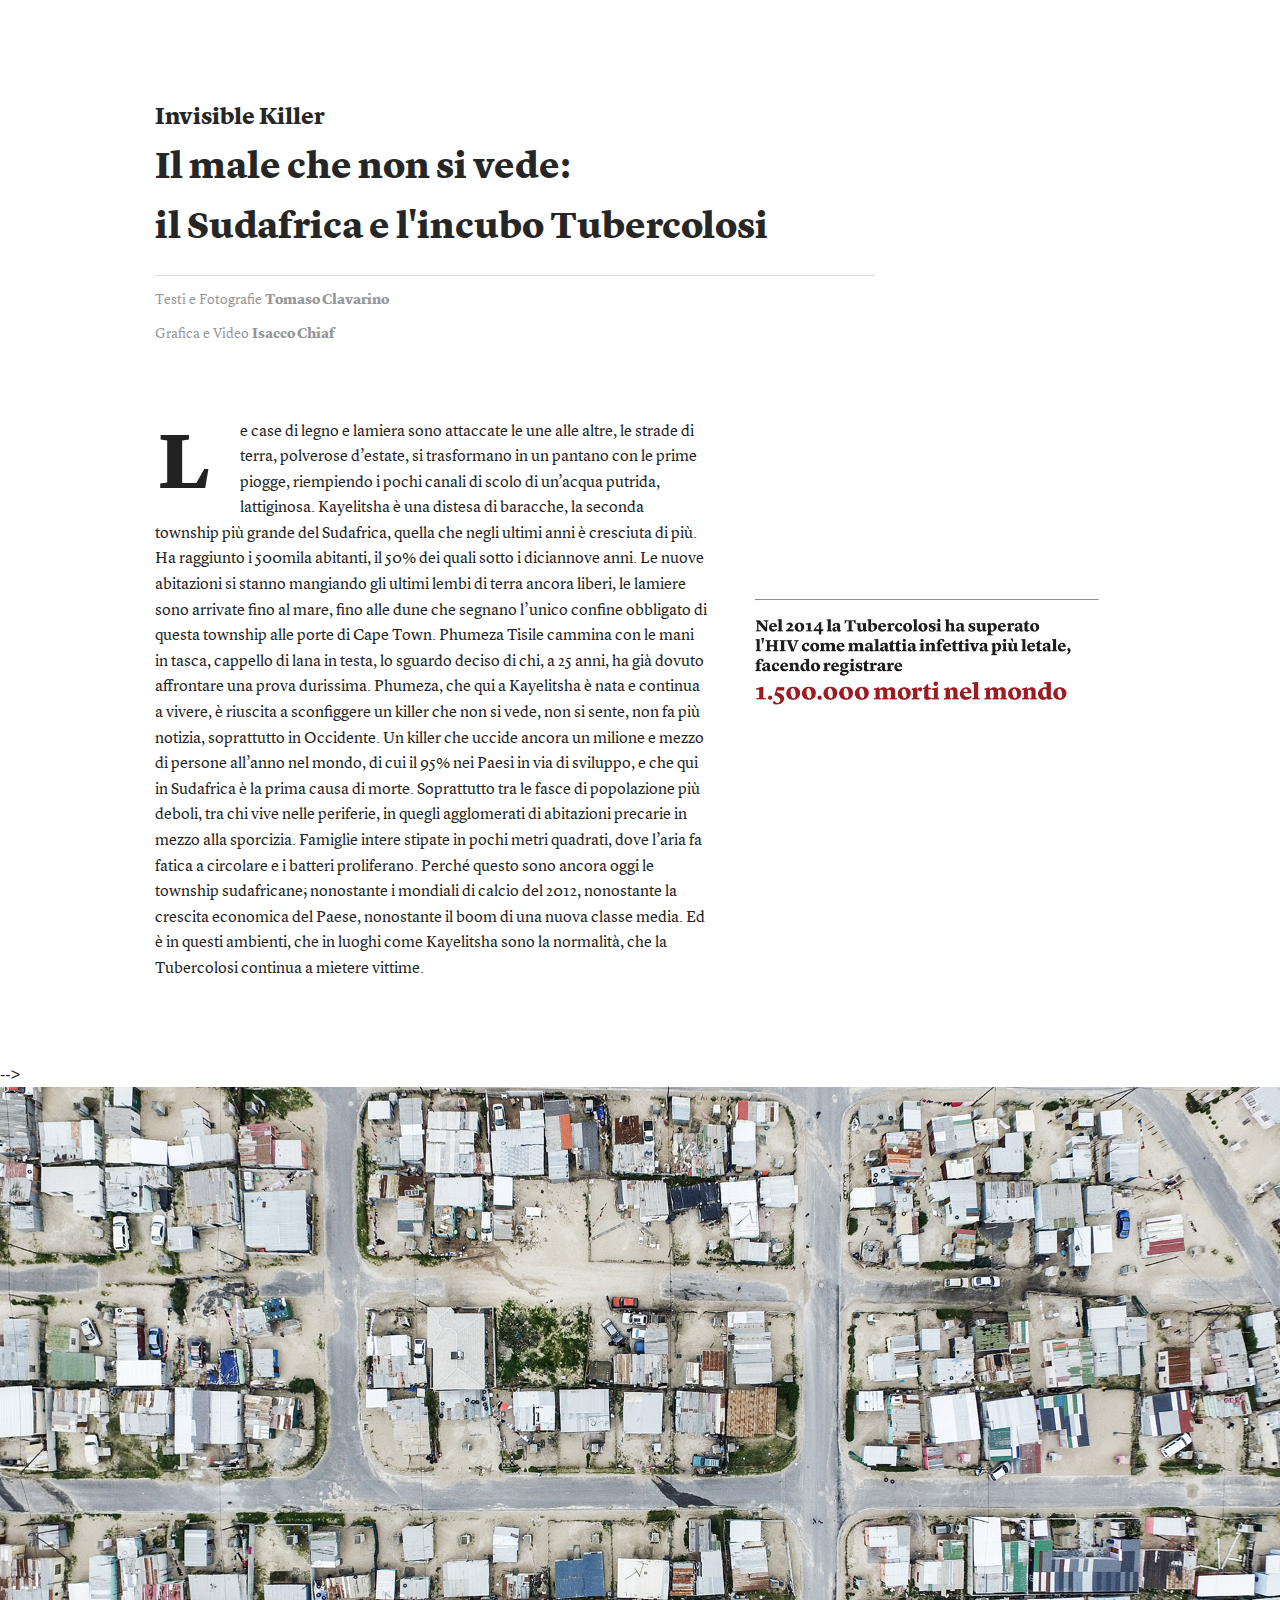
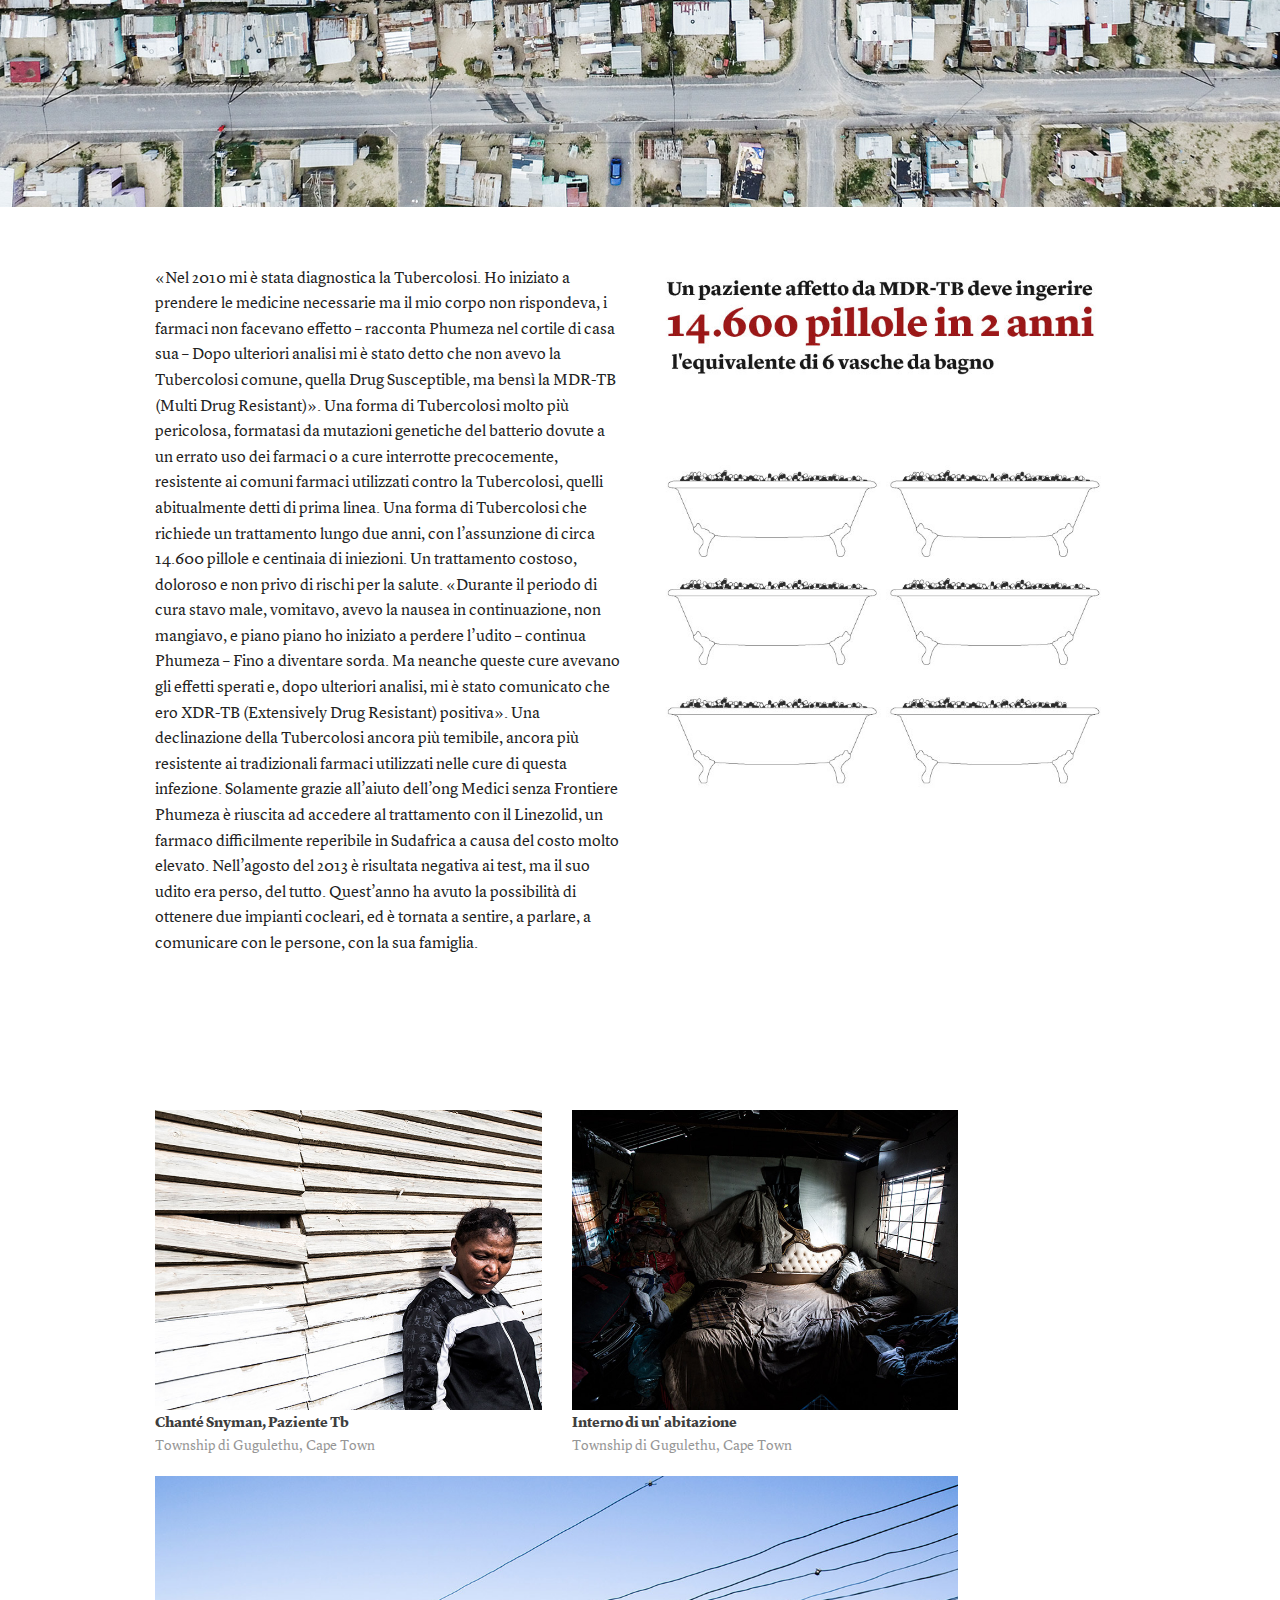
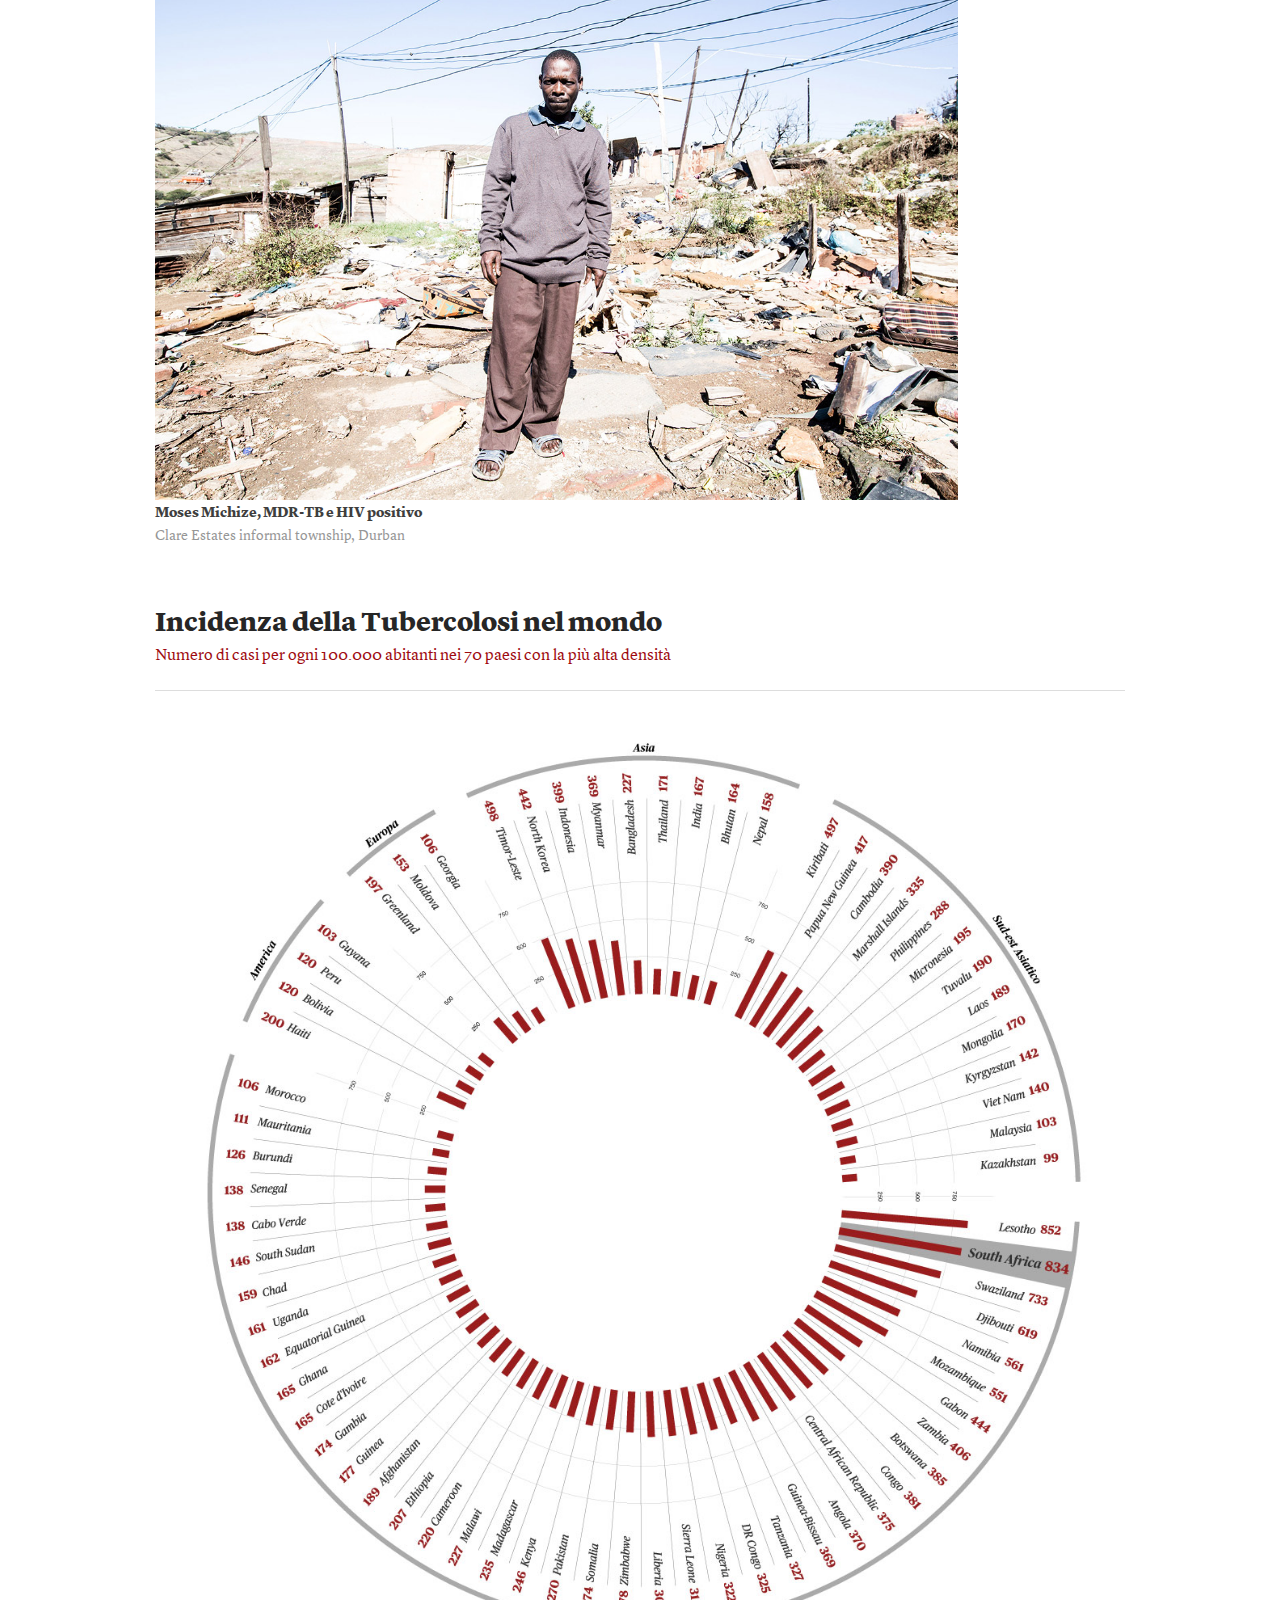
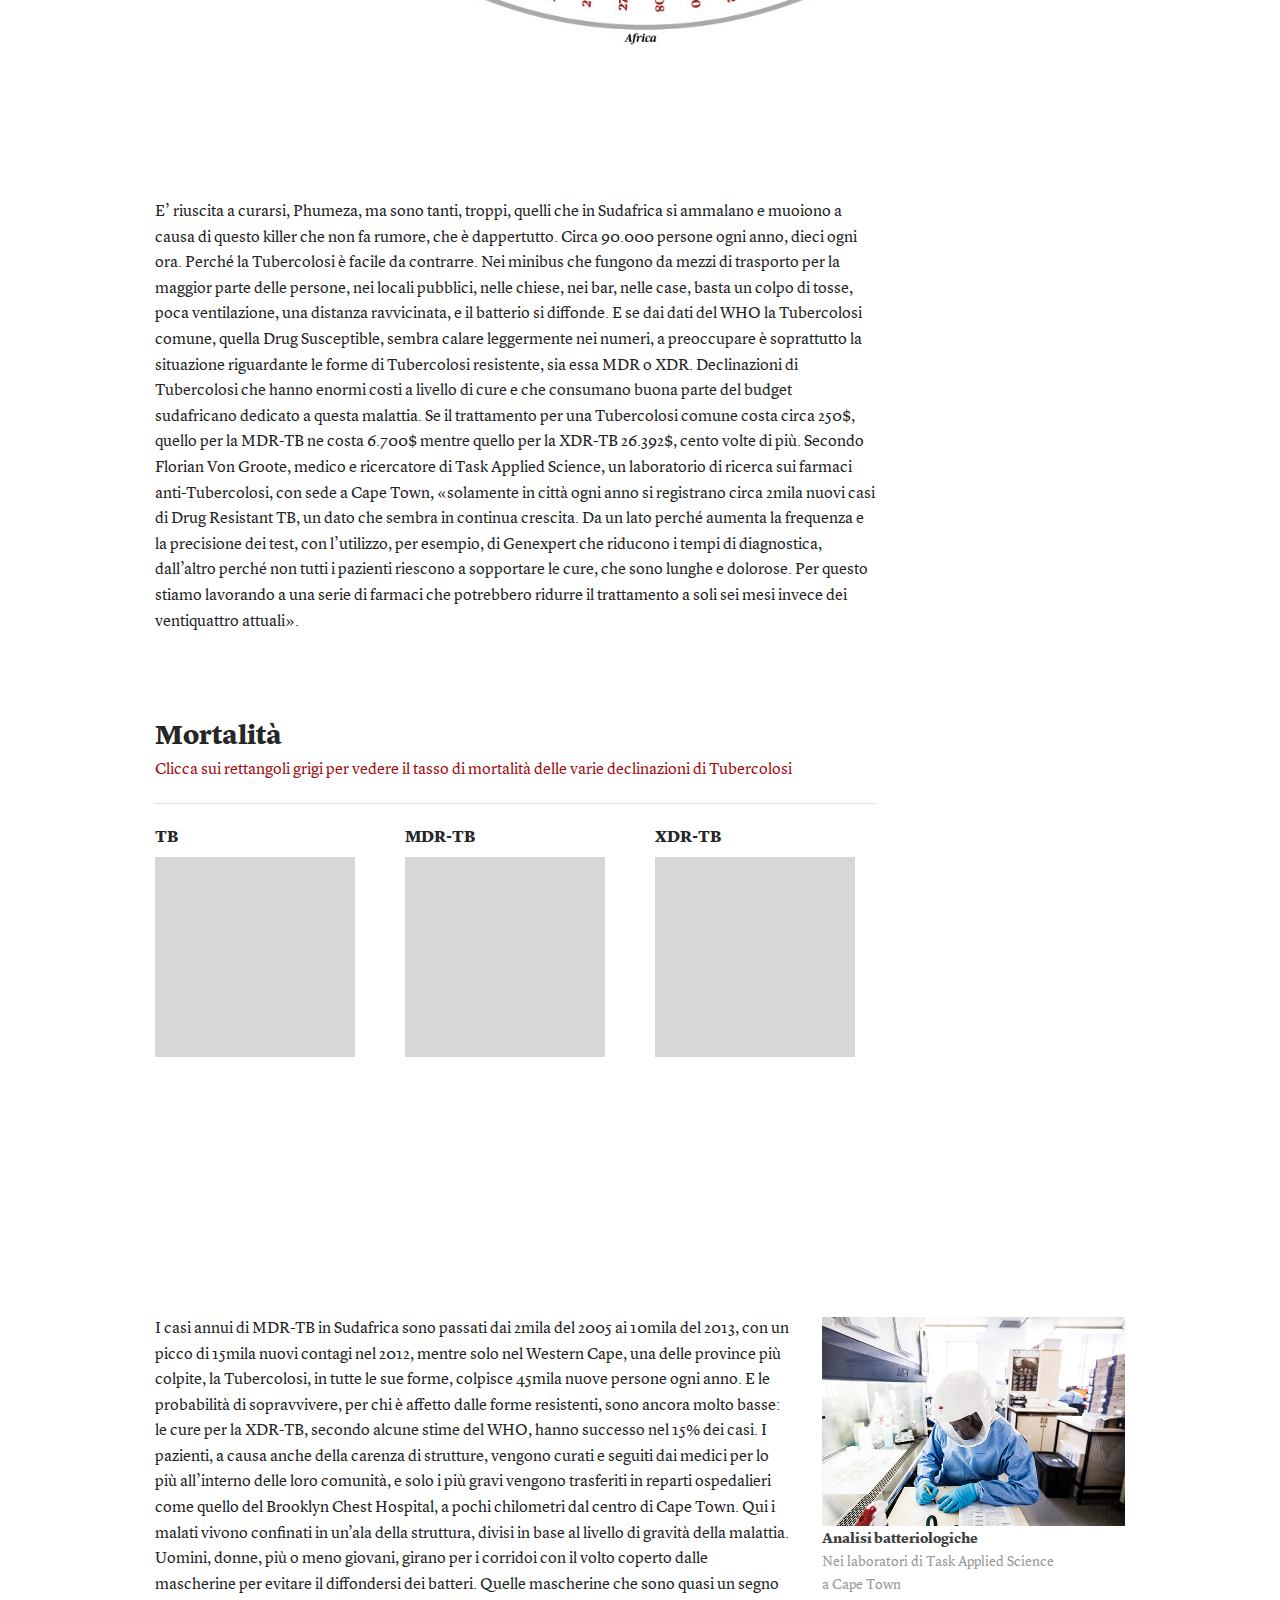
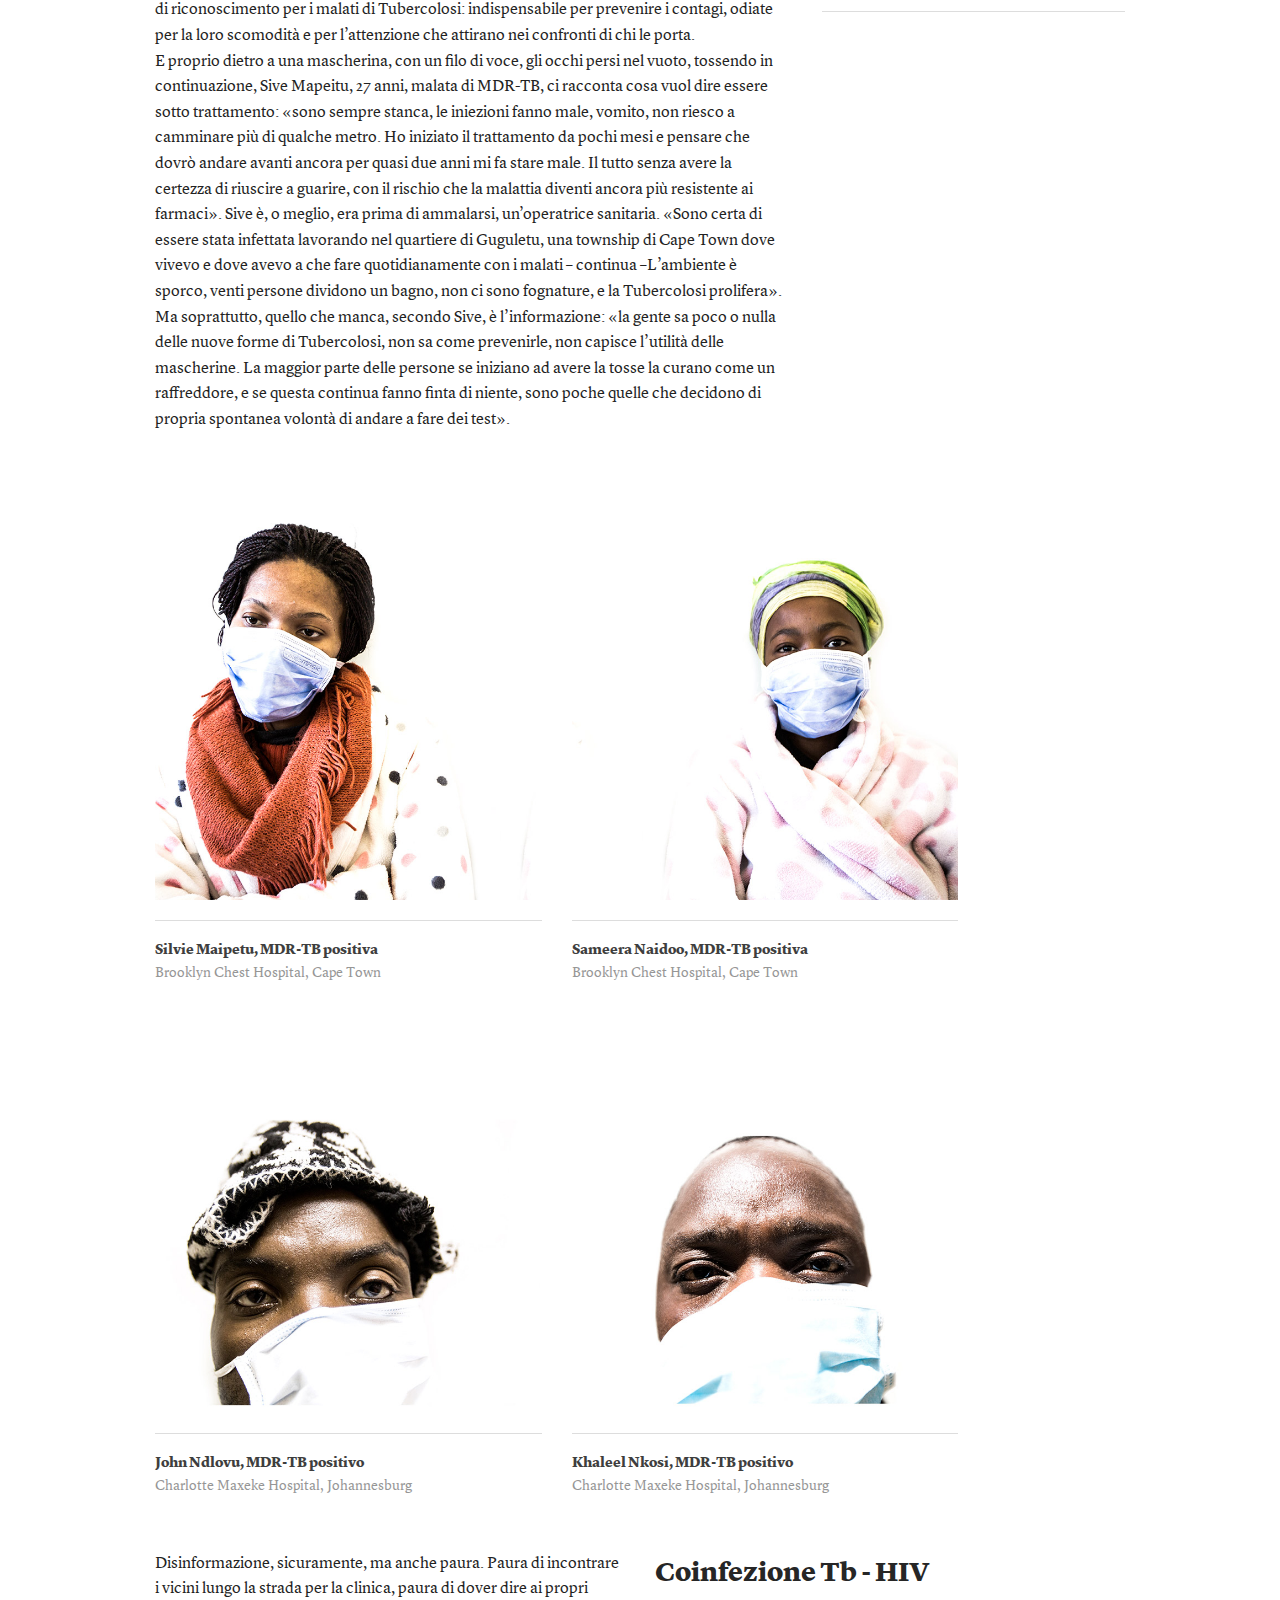
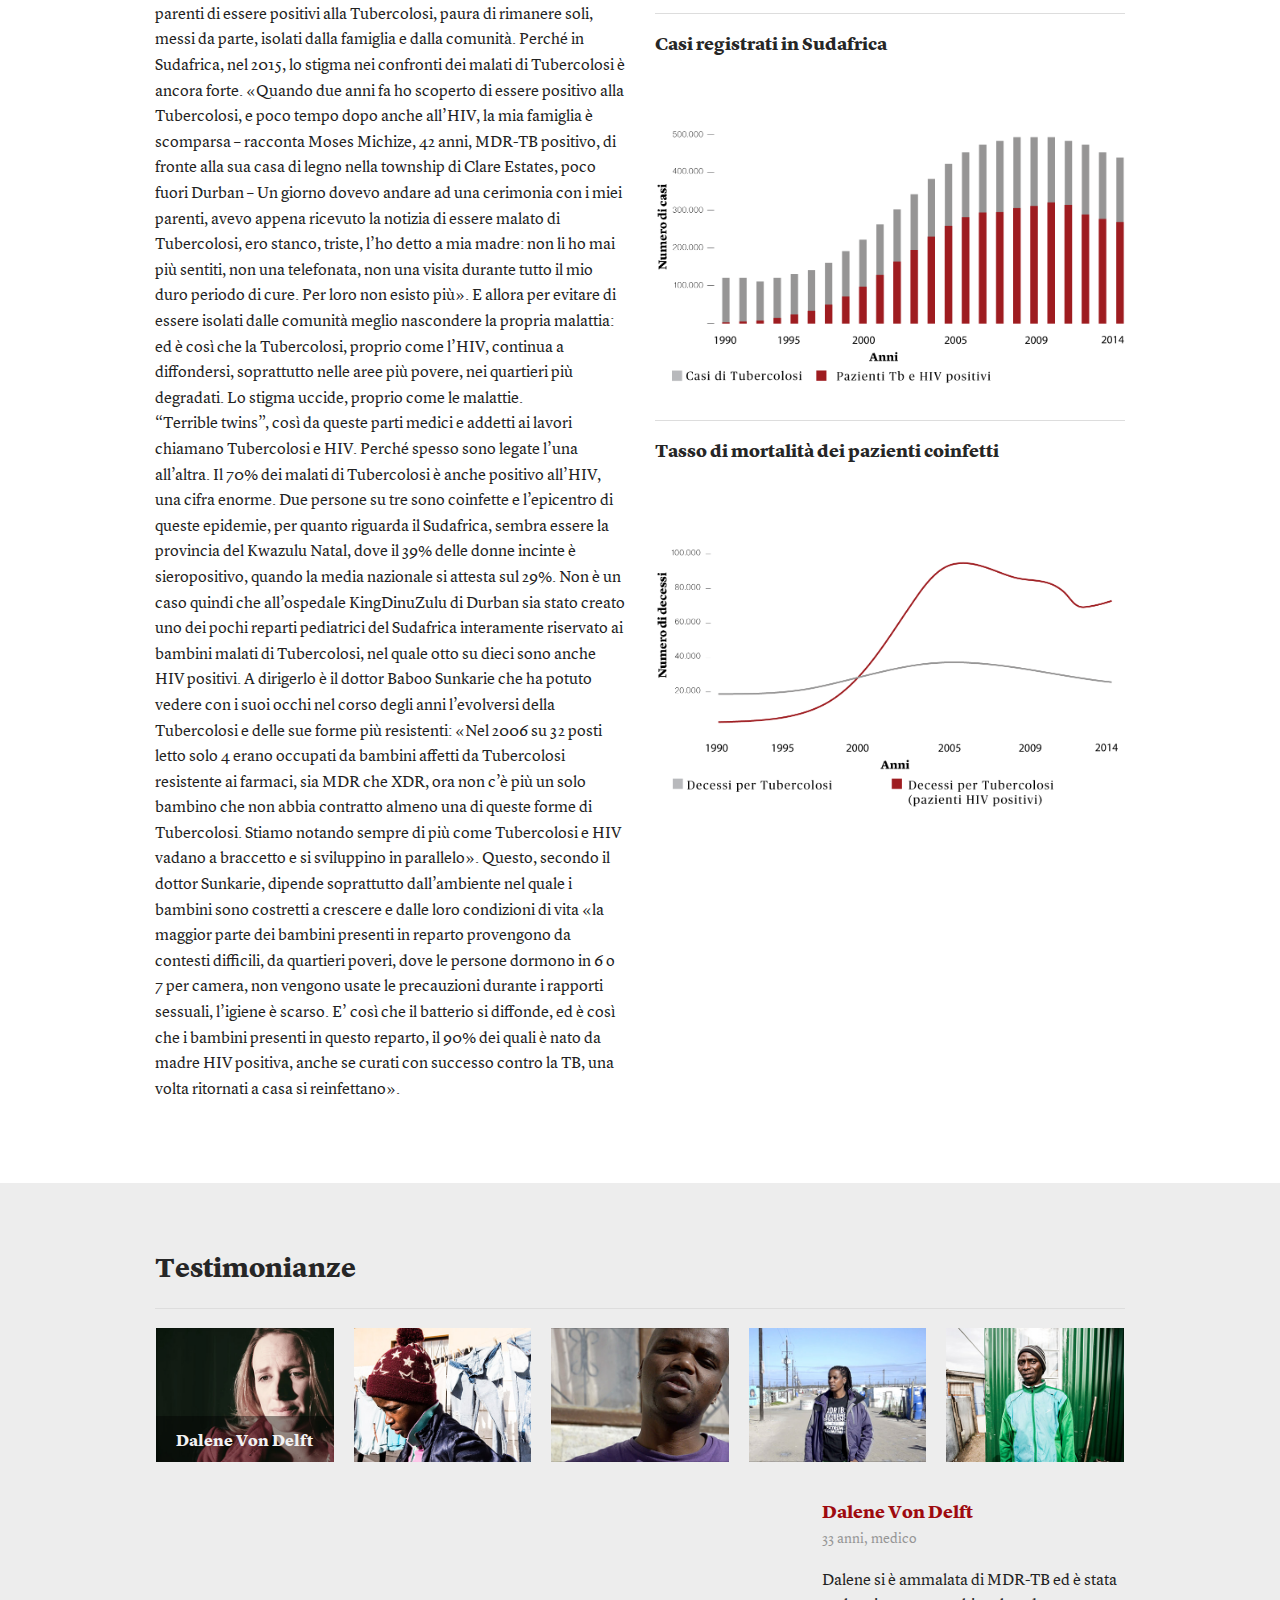
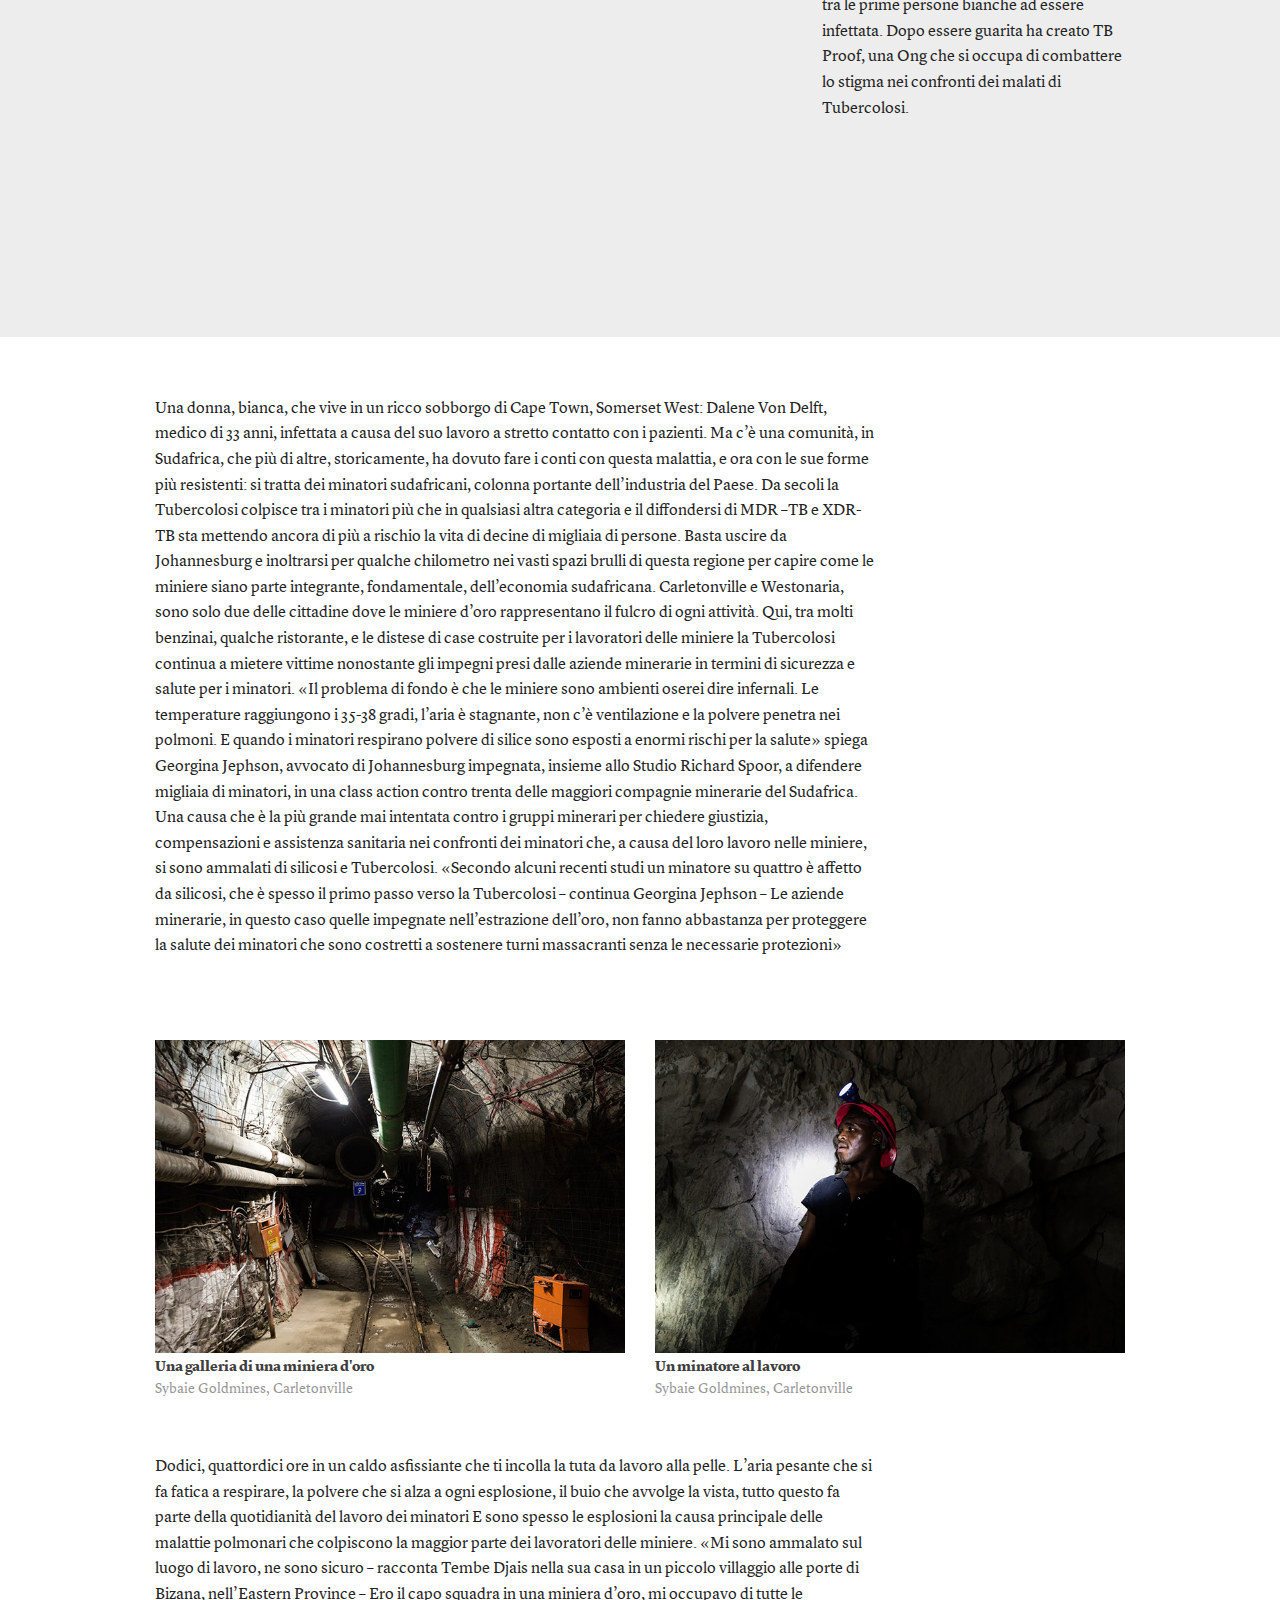
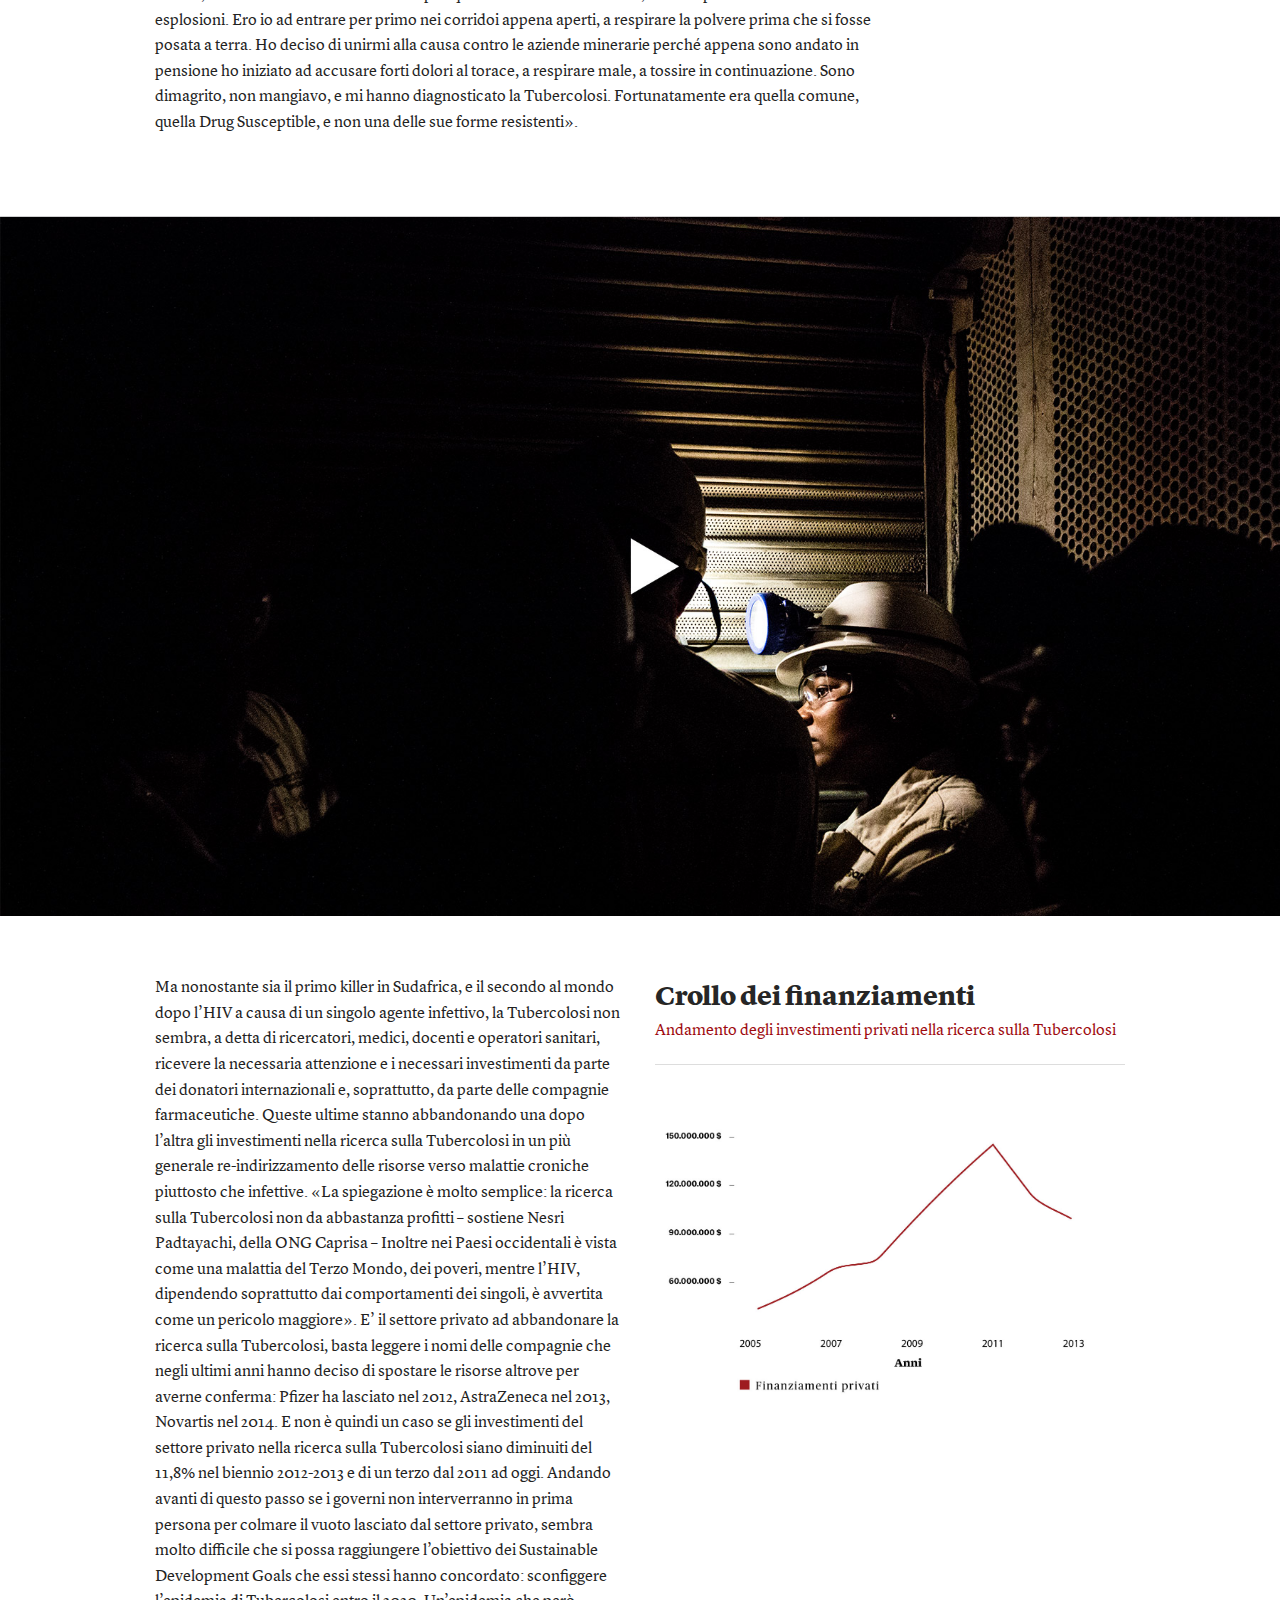
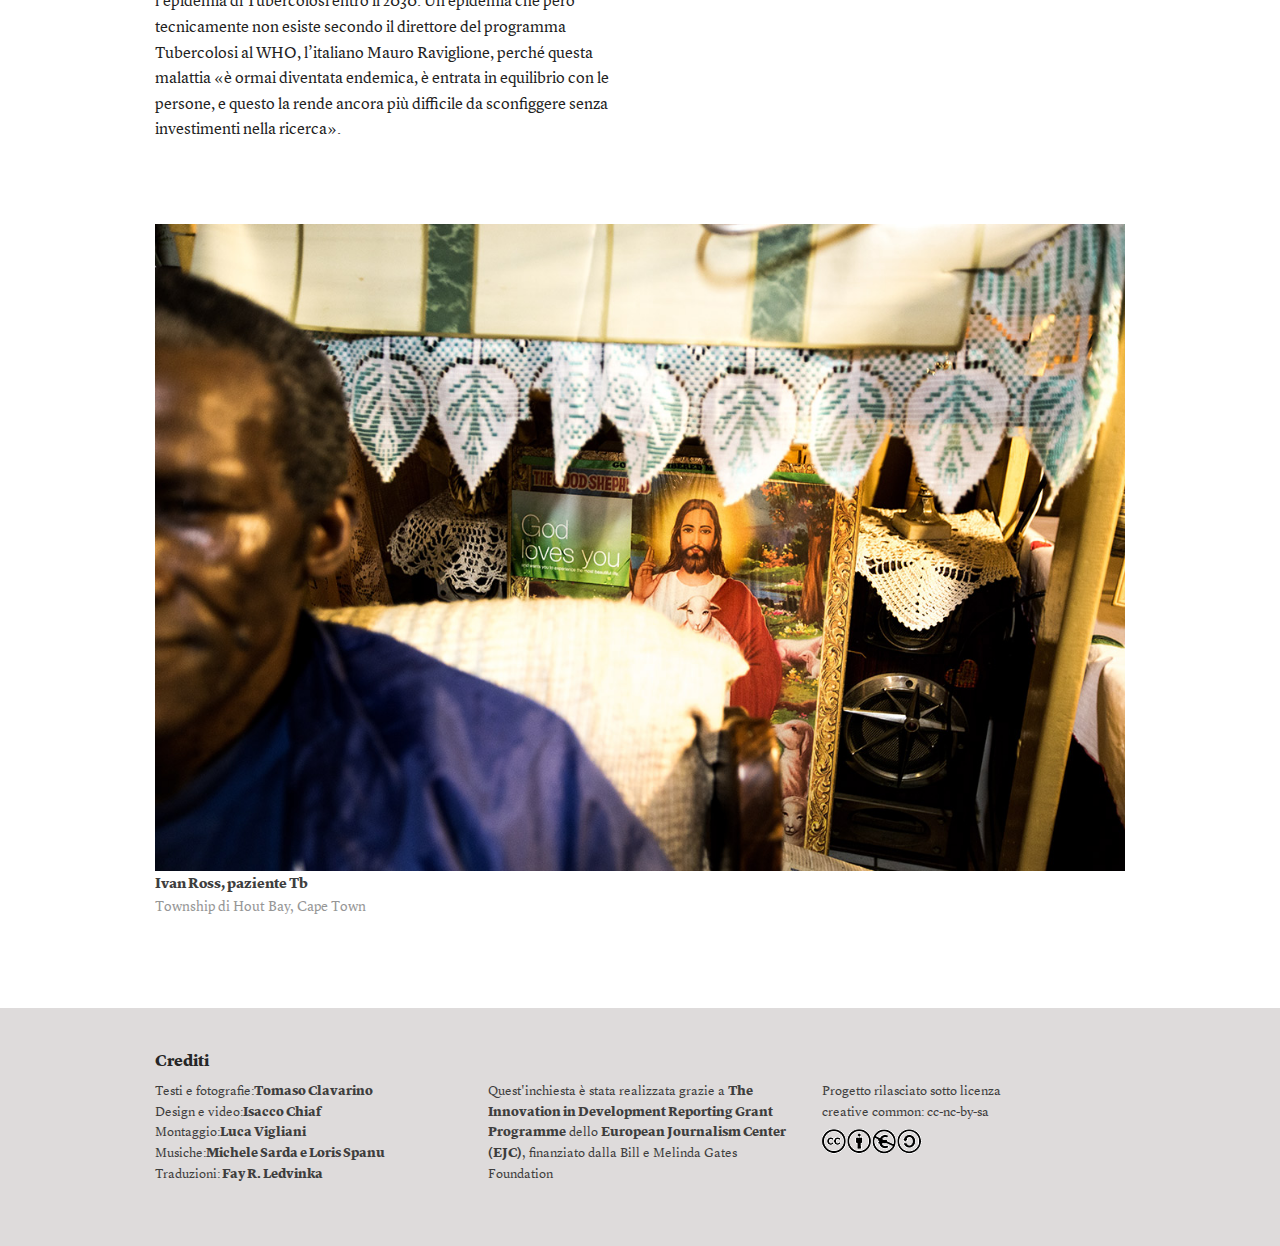
<file: index_test.html>
<!doctype html>
<html class="no-js" lang="en">

<head>
    <meta charset="utf-8" />
    <meta name="viewport" content="width=device-width, initial-scale=1.0" />
    <title>Invisible Killer</title>
    <link rel="stylesheet" href="css/font/fonts.css" />
    <link rel="stylesheet" href="css/foundation.css" />
    <link rel="stylesheet" href="css/style.css" />
    <link rel="stylesheet" href="https://maxcdn.bootstrapcdn.com/font-awesome/4.4.0/css/font-awesome.min.css">
    <script src="js/vendor/modernizr.js"></script>

    <script type="text/javascript" src=" https://code.jquery.com/jquery-2.1.4.min.js"></script>
    <script src="js/app.js"></script>
</head>

<body>
    <!--

    <div class="menu-top-bar">
        <div class="row">
            <div class="small-6 columns">
                <img class="hide-for-small" src="img/logo_int.jpg">
                <img class="show-for-small-only" src="img/logo_int_mobile.jpg">
            </div>
            <div class="small-4 columns social">
                <i class="fa fa-twitter"></i>
                <i class="fa fa-facebook"></i>
            </div>

        </div>
    </div>

    <div class="header video-bg">
        <video poster="img/poster-intro.jpg" class="opac-off" id="bgvid">
            <source src="video/intro.webm" type="video/webm">
            <source src="video/intro.mp4" type="video/mp4">
        </video>
        <img src="img/scroll-down.png">
        <div class="row">
            <div class="player">

                <div class="medium-6 columns">
                    <button><i class="fa fa-play"></i></button>
                    <!--<button class="mute"><i class="fa fa-volume-off"></i></button>
                </div>
            </div>
            <!--<div class="medium-6 columns" id="title">
    <h4>Invisible Killer</h4>
    <h2>Il Batterio che</h2>
    <h2>minaccia il Sudafrica</h2>

</div>-->
    </div>

    </div>



    <div class="row">
        <div class="medium-9 columns didascalie space-top">
            <h4>Invisible Killer</h4>
            <h2>Il male che non si vede:</h2>
            <h2>il Sudafrica e l'incubo Tubercolosi</h2>
            <hr>
            <p>Testi e Fotografie <strong>Tomaso Clavarino</strong></p>
            <br />

            <p>Grafica e Video <strong>Isacco Chiaf</strong></p>


        </div>
    </div>

    <div class="row">
        <div class="medium-7 columns space">
            <p>
                <p> <span class="firstcharacter">L</span>e case di legno e lamiera sono attaccate le une alle altre, le strade di terra, polverose d’estate, si trasformano in un pantano con le prime piogge, riempiendo i pochi canali di scolo di un’acqua putrida, lattiginosa. Kayelitsha è una distesa di baracche, la seconda township più grande del Sudafrica, quella che negli ultimi anni è cresciuta di più. Ha raggiunto i 500mila abitanti, il 50% dei quali sotto i diciannove anni. Le nuove abitazioni si stanno mangiando gli ultimi lembi di terra ancora liberi, le lamiere sono arrivate fino al mare, fino alle dune che segnano l’unico confine obbligato di questa township alle porte di Cape Town. Phumeza Tisile cammina con le mani in tasca, cappello di lana in testa, lo sguardo deciso di chi, a 25 anni, ha già dovuto affrontare una prova durissima. Phumeza, che qui a Kayelitsha è nata e continua a vivere, è riuscita a sconfiggere un killer che non si vede, non si sente, non fa più notizia, soprattutto in Occidente. Un killer che uccide ancora un milione e mezzo di persone all’anno nel mondo, di cui il 95% nei Paesi in via di sviluppo, e che qui in Sudafrica è la prima causa di morte. Soprattutto tra le fasce di popolazione più deboli, tra chi vive nelle periferie, in quegli agglomerati di abitazioni precarie in mezzo alla sporcizia. Famiglie intere stipate in pochi metri quadrati, dove l’aria fa fatica a circolare e i batteri proliferano. Perché questo sono ancora oggi le township sudafricane; nonostante i mondiali di calcio del 2012, nonostante la crescita economica del Paese, nonostante il boom di una nuova classe media. Ed è in questi ambienti, che in luoghi come Kayelitsha sono la normalità, che la Tubercolosi continua a mietere vittime.
                </p>
        </div>
        <div class="medium-5 columns space">
            <img src="img/text_15_mondo.jpg">
        </div>
    </div>
    -->

    <div class="header">
        <img src="img/poster_video_01.jpg">
    </div>

    <div class="row">
        <div class="medium-6 columns space">
            <p>
                «Nel 2010 mi è stata diagnostica la Tubercolosi. Ho iniziato a prendere le medicine necessarie ma il mio corpo non rispondeva, i farmaci non facevano effetto – racconta Phumeza nel cortile di casa sua – Dopo ulteriori analisi mi è stato detto che non avevo la Tubercolosi comune, quella Drug Susceptible, ma bensì la MDR-TB (Multi Drug Resistant)». Una forma di Tubercolosi molto più pericolosa, formatasi da mutazioni genetiche del batterio dovute a un errato uso dei farmaci o a cure interrotte precocemente, resistente ai comuni farmaci utilizzati contro la Tubercolosi, quelli abitualmente detti di prima linea. Una forma di Tubercolosi che richiede un trattamento lungo due anni, con l’assunzione di circa 14.600 pillole e centinaia di iniezioni. Un trattamento costoso, doloroso e non privo di rischi per la salute. «Durante il periodo di cura stavo male, vomitavo, avevo la nausea in continuazione, non mangiavo, e piano piano ho iniziato a perdere l’udito – continua Phumeza – Fino a diventare sorda. Ma neanche queste cure avevano gli effetti sperati e, dopo ulteriori analisi, mi è stato comunicato che ero XDR-TB (Extensively Drug Resistant) positiva». Una declinazione della Tubercolosi ancora più temibile, ancora più resistente ai tradizionali farmaci utilizzati nelle cure di questa infezione. Solamente grazie all’aiuto dell’ong Medici senza Frontiere Phumeza è riuscita ad accedere al trattamento con il Linezolid, un farmaco difficilmente reperibile in Sudafrica a causa del costo molto elevato. Nell’agosto del 2013 è risultata negativa ai test, ma il suo udito era perso, del tutto. Quest’anno ha avuto la possibilità di ottenere due impianti cocleari, ed è tornata a sentire, a parlare, a comunicare con le persone, con la sua famiglia.

            </p>
        </div>
        <div class="medium-6 columns space">
            <img src="img/treat_pills.jpg">
        </div>
    </div>
    <!-- <div class="gray-bg">
        <div class="row">
            <div class="medium-10 columns">
                <img src="img/treat_pills-01.svg">
            </div>
        </div>
    </div>-->


    <div class="row didascalie">
        <br/>
        <br/>
        <br/>
        <div class="medium-5 columns">
            <img src="img/tb_img_01.jpg">
            <h6>Chanté Snyman, Paziente Tb</h6>
            <p>Township di Gugulethu, Cape Town</p>


        </div>
        <div class="medium-5 columns end">
            <img src="img/tb_img_02.jpg">
            <h6>Interno di un' abitazione</h6>
            <p>Township di Gugulethu, Cape Town</p>
        </div>
    </div>
    <br />

    <div class="row didascalie">
        <div class="medium-10 columns">
            <img src="img/tb_img_03.jpg">
            <h6>Moses Michize, MDR-TB e HIV positivo</h6>
            <p>Clare Estates informal township, Durban</p>
        </div>
    </div>


    <div class="row">
        <div class="medium-12 columns title-header space">
            <h3>
                Incidenza della Tubercolosi nel mondo</h3>
            <p>Numero di casi per ogni 100.000 abitanti nei 70 paesi con la più alta densità</p>
            <hr>

            <img src="img/graph_mondiale.jpg">
        </div>
    </div>



    <div class="row">
        <div class="large-9 columns space">
            <p>
                E’ riuscita a curarsi, Phumeza, ma sono tanti, troppi, quelli che in Sudafrica si ammalano e muoiono a causa di questo killer che non fa rumore, che è dappertutto. Circa 90.000 persone ogni anno, dieci ogni ora. Perché la Tubercolosi è facile da contrarre. Nei minibus che fungono da mezzi di trasporto per la maggior parte delle persone, nei locali pubblici, nelle chiese, nei bar, nelle case, basta un colpo di tosse, poca ventilazione, una distanza ravvicinata, e il batterio si diffonde. E se dai dati del WHO la Tubercolosi comune, quella Drug Susceptible, sembra calare leggermente nei numeri, a preoccupare è soprattutto la situazione riguardante le forme di Tubercolosi resistente, sia essa MDR o XDR. Declinazioni di Tubercolosi che hanno enormi costi a livello di cure e che consumano buona parte del budget sudafricano dedicato a questa malattia. Se il trattamento per una Tubercolosi comune costa circa 250$, quello per la MDR-TB ne costa 6.700$ mentre quello per la XDR-TB 26.392$, cento volte di più. Secondo Florian Von Groote, medico e ricercatore di Task Applied Science, un laboratorio di ricerca sui farmaci anti-Tubercolosi, con sede a Cape Town, «solamente in città ogni anno si registrano circa 2mila nuovi casi di Drug Resistant TB, un dato che sembra in continua crescita. Da un lato perché aumenta la frequenza e la precisione dei test, con l’utilizzo, per esempio, di Genexpert che riducono i tempi di diagnostica, dall’altro perché non tutti i pazienti riescono a sopportare le cure, che sono lunghe e dolorose. Per questo stiamo lavorando a una serie di farmaci che potrebbero ridurre il trattamento a soli sei mesi invece dei ventiquattro attuali».
            </p>
        </div>
    </div>



    <div class="row">
        <div class="medium-9 columns end title-header">
            <h3>Mortalità</h3>
            <p>Clicca sui rettangoli grigi per vedere il tasso di mortalità delle varie declinazioni di Tubercolosi</p>
            <hr>
        </div>
    </div>
    <div class="row">
        <div class="large-3 columns">
            <h6>TB</h6>
            <div data-typetb="Tubercolosi comune (Tb)" data-perctb="l'85%" class="box"><img src="img/box-03.jpg"></div>
        </div>
        <div class="large-3 columns">
            <h6>MDR-TB</h6>
            <div data-typetb="Multi Drug Resistant TB (MDR-TB)" data-perctb="il 45%" class="box"><img src="img/box-02.jpg"></div>
        </div>
        <div class="large-3 columns end">
            <h6>XDR-TB</h6>
            <div data-typetb="Extensively Drug Resistant TB (XDR-TB)" data-perctb="il 20%" class="box"><img src="img/box-01.jpg"></div>
        </div>
        <br />
        <br />
        <br />
        <div class="large-10 columns result-description">
            <p id="description">Un paziente affetto dalla <span id="type">Tubercolosi comune (Tb)</span> ha <span id="perc"> il 45%</span> di possibilità di sopravvivere.
                <br>Le stesse possibilità che si hanno di cliccare su di un quadrato rosso.</p>

            <center>
                <button id="reload"><i class="fa fa-undo"></i></button>
            </center>


        </div>
    </div>

    <div class="row">
        <div class="large-8 columns space">
            <p>
                I casi annui di MDR-TB in Sudafrica sono passati dai 2mila del 2005 ai 10mila del 2013, con un picco di 15mila nuovi contagi nel 2012, mentre solo nel Western Cape, una delle province più colpite, la Tubercolosi, in tutte le sue forme, colpisce 45mila nuove persone ogni anno. E le probabilità di sopravvivere, per chi è affetto dalle forme resistenti, sono ancora molto basse: le cure per la XDR-TB, secondo alcune stime del WHO, hanno successo nel 15% dei casi. I pazienti, a causa anche della carenza di strutture, vengono curati e seguiti dai medici per lo più all’interno delle loro comunità, e solo i più gravi vengono trasferiti in reparti ospedalieri come quello del Brooklyn Chest Hospital, a pochi chilometri dal centro di Cape Town. Qui i malati vivono confinati in un’ala della struttura, divisi in base al livello di gravità della malattia. Uomini, donne, più o meno giovani, girano per i corridoi con il volto coperto dalle mascherine per evitare il diffondersi dei batteri. Quelle mascherine che sono quasi un segno di riconoscimento per i malati di Tubercolosi: indispensabile per prevenire i contagi, odiate per la loro scomodità e per l’attenzione che attirano nei confronti di chi le porta.
                <br /> E proprio dietro a una mascherina, con un filo di voce, gli occhi persi nel vuoto, tossendo in continuazione, Sive Mapeitu, 27 anni, malata di MDR-TB, ci racconta cosa vuol dire essere sotto trattamento: «sono sempre stanca, le iniezioni fanno male, vomito, non riesco a camminare più di qualche metro. Ho iniziato il trattamento da pochi mesi e pensare che dovrò andare avanti ancora per quasi due anni mi fa stare male. Il tutto senza avere la certezza di riuscire a guarire, con il rischio che la malattia diventi ancora più resistente ai farmaci». Sive è, o meglio, era prima di ammalarsi, un’operatrice sanitaria. «Sono certa di essere stata infettata lavorando nel quartiere di Guguletu, una township di Cape Town dove vivevo e dove avevo a che fare quotidianamente con i malati – continua –L’ambiente è sporco, venti persone dividono un bagno, non ci sono fognature, e la Tubercolosi prolifera». Ma soprattutto, quello che manca, secondo Sive, è l’informazione: «la gente sa poco o nulla delle nuove forme di Tubercolosi, non sa come prevenirle, non capisce l’utilità delle mascherine. La maggior parte delle persone se iniziano ad avere la tosse la curano come un raffreddore, e se questa continua fanno finta di niente, sono poche quelle che decidono di propria spontanea volontà di andare a fare dei test».
            </p>
        </div>
        <div class="large-4 columns space didascalie">


            <img src="img/tb_img_laboratory.jpg">
            <h6>Analisi batteriologiche</h6>
            <p>Nei laboratori di Task Applied Science
                <br>a Cape Town</p>
            <hr>

        </div>
    </div>




    <div class="row didascalie">
        <div class="medium-5 columns grey">
            <img src="img/tb_mask_01.jpg">
            <hr>
            <h6>Silvie Maipetu, MDR-TB positiva</h6>
            <p>Brooklyn Chest Hospital, Cape Town</p>
        </div>
        <div class="medium-5 columns end grey">
            <img src="img/tb_mask_02.jpg">
            <hr>
            <h6>Sameera Naidoo, MDR-TB positiva</h6>
            <p>Brooklyn Chest Hospital, Cape Town</p>
        </div>
    </div>
    <br>
    <br>
    <div class="row didascalie">
        <div class="medium-5 columns grey">
            <img src="img/tb_mask_03.jpg">
            <hr>
            <h6>John Ndlovu, MDR-TB positivo</h6>
            <p>Charlotte Maxeke Hospital, Johannesburg</p>
        </div>
        <div class="medium-5 columns end grey">
            <img src="img/tb_mask_04.jpg">
            <hr>
            <h6>Khaleel Nkosi, MDR-TB positivo</h6>
            <p>Charlotte Maxeke Hospital, Johannesburg</p>
        </div>
    </div>





    <div class="row">
        <div class="large-6 columns space">
            <p>
                Disinformazione, sicuramente, ma anche paura. Paura di incontrare i vicini lungo la strada per la clinica, paura di dover dire ai propri parenti di essere positivi alla Tubercolosi, paura di rimanere soli, messi da parte, isolati dalla famiglia e dalla comunità. Perché in Sudafrica, nel 2015, lo stigma nei confronti dei malati di Tubercolosi è ancora forte. «Quando due anni fa ho scoperto di essere positivo alla Tubercolosi, e poco tempo dopo anche all’HIV, la mia famiglia è scomparsa – racconta Moses Michize, 42 anni, MDR-TB positivo, di fronte alla sua casa di legno nella township di Clare Estates, poco fuori Durban – Un giorno dovevo andare ad una cerimonia con i miei parenti, avevo appena ricevuto la notizia di essere malato di Tubercolosi, ero stanco, triste, l’ho detto a mia madre: non li ho mai più sentiti, non una telefonata, non una visita durante tutto il mio duro periodo di cure. Per loro non esisto più». E allora per evitare di essere isolati dalle comunità meglio nascondere la propria malattia: ed è così che la Tubercolosi, proprio come l’HIV, continua a diffondersi, soprattutto nelle aree più povere, nei quartieri più degradati. Lo stigma uccide, proprio come le malattie.
                <br/> “Terrible twins”, così da queste parti medici e addetti ai lavori chiamano Tubercolosi e HIV. Perché spesso sono legate l’una all’altra. Il 70% dei malati di Tubercolosi è anche positivo all’HIV, una cifra enorme. Due persone su tre sono coinfette e l’epicentro di queste epidemie, per quanto riguarda il Sudafrica, sembra essere la provincia del Kwazulu Natal, dove il 39% delle donne incinte è sieropositivo, quando la media nazionale si attesta sul 29%. Non è un caso quindi che all’ospedale KingDinuZulu di Durban sia stato creato uno dei pochi reparti pediatrici del Sudafrica interamente riservato ai bambini malati di Tubercolosi, nel quale otto su dieci sono anche HIV positivi. A dirigerlo è il dottor Baboo Sunkarie che ha potuto vedere con i suoi occhi nel corso degli anni l’evolversi della Tubercolosi e delle sue forme più resistenti: «Nel 2006 su 32 posti letto solo 4 erano occupati da bambini affetti da Tubercolosi resistente ai farmaci, sia MDR che XDR, ora non c’è più un solo bambino che non abbia contratto almeno una di queste forme di Tubercolosi. Stiamo notando sempre di più come Tubercolosi e HIV vadano a braccetto e si sviluppino in parallelo». Questo, secondo il dottor Sunkarie, dipende soprattutto dall’ambiente nel quale i bambini sono costretti a crescere e dalle loro condizioni di vita «la maggior parte dei bambini presenti in reparto provengono da contesti difficili, da quartieri poveri, dove le persone dormono in 6 o 7 per camera, non vengono usate le precauzioni durante i rapporti sessuali, l’igiene è scarso. E’ così che il batterio si diffonde, ed è così che i bambini presenti in questo reparto, il 90% dei quali è nato da madre HIV positiva, anche se curati con successo contro la TB, una volta ritornati a casa si reinfettano».


            </p>
        </div>

        <div class="medium-6 columns title-header space">
            <h3>Coinfezione Tb - HIV</h3>

            <hr>

            <h5>Casi registrati in Sudafrica</h5>
            <img src="img/graph_tb_hiv_01.png">
            <hr>

            <h5>Tasso di mortalità dei pazienti coinfetti</h5>
            <img src="img/graph_tb_hiv_02.png">

        </div>
    </div>

    <div class="row">

    </div>


    <div class="gray-bg space-p">
        <div class="row">
            <div class="medium-12 columns">
                <h3>Testimonianze</h3>
                <hr>
            </div>
            <ul class="small-block-grid-5 btn-group" data-toggle="buttons-radio">
                <li id="btn-post" class="overlay-fade-in image-wrapper btn active-section" data-target="interview-01_container">
                    <img src="img/profile_dalene.jpg" />
                    <div class="image-overlay-content">
                        <h2>Dalene Von Delft</h2>
                    </div>
                </li>

                <li id="btn-game" class="overlay-fade-in image-wrapper btn btn btn-primary" data-target="interview-02_container">
                    <img src="img/profile_pumeza.jpg" />
                    <div class="image-overlay-content">
                        <h2>Phumeza Tisile</h2>
                    </div>
                </li>

                <li id="btn-video" class="overlay-fade-in image-wrapper btn" data-target="interview-03_container">
                    <img src="img/profile_goodman.jpg" />
                    <div class="image-overlay-content">
                        <h2>Goodman Makanta</h2>
                    </div>
                </li>

                <li id="btn-giveaway" class="overlay-fade-in image-wrapper btn" data-target="interview-04_container">

                    <img src="img/profile_msf.jpg" />
                    <div class="image-overlay-content">
                        <h2>Busisiwe Beko</h2>
                    </div>

                </li>

                <li id="btn-giveaway" class="overlay-fade-in image-wrapper btn" data-target="interview-05_container">

                    <img src="img/profile_green.jpg" />
                    <div class="image-overlay-content">
                        <h2>Edward Mokoena</h2>
                    </div>

                </li>
            </ul>
        </div>

        <div class="main-video-box">
            <div class="row container" id="interview-01_container">


                <div class="medium-8 columns">
                    <div class="vimeoWrap flex-video widescreen vimeo">
                        <iframe src="http://player.vimeo.com/video/40977539?api=1" width="500" height="280" frameborder="0" webkitAllowFullScreen mozallowfullscreen allowFullScreen></iframe>
                    </div>
                </div>
                <div class="medium-4 columns">
                    <h5>Dalene Von Delft</h5>
                    <span class="didascalie"><p>33 anni, medico</p></span>
                    <br />
                    <p>Dalene si è ammalata di MDR-TB ed è stata tra le prime persone bianche ad essere infettata. Dopo essere guarita ha creato TB Proof, una Ong che si occupa di combattere lo stigma nei confronti dei malati di Tubercolosi.</p>
                </div>
            </div>

            <div class="row container hide-01" id="interview-02_container">
                <div class="medium-8 columns">
                    <div class="vimeoWrap flex-video widescreen vimeo">
                        <iframe src="http://player.vimeo.com/video/40977539?api=1" width="400" height="225" frameborder="0" webkitAllowFullScreen mozallowfullscreen allowFullScreen></iframe>
                    </div>
                </div>
                <div class="medium-4 columns">
                    <h5>Phumeza Tisile</h5>
                    <span class="didascalie"><p>25 anni</p></span>
                    <br />
                    <p>Phumeza, ex paziente XDR-TB positivo, ha perso per cinque anni l’udito a causa delle medicine utilizzate per la cura. Dopo averlo ritrovato grazie a degli impianti cocleari è diventata uno dei portavoce della battaglia contro la Tubercolosi in Sudafrica.</p>
                </div>
            </div>

            <div class="row container hide-01" id="interview-03_container">
                <div class="medium-8 columns">
                    <div class="vimeoWrap flex-video widescreen vimeo">
                        <iframe src="http://player.vimeo.com/video/40977539?api=1" width="400" height="225" frameborder="0" webkitAllowFullScreen mozallowfullscreen allowFullScreen></iframe>
                    </div>
                </div>
                <div class="medium-4 columns">
                    <h5>Goodman Makanta</h5>
                    <span class="didascalie"><p>30 anni</p></span>
                    <br />
                    <p>Goodman è stato diagnosticato XDR-TB positivo nel 2014, vive in una casa di legno e lamiere nella township di Kayelitsha, alle porte di Cape Town.
                    </p>
                </div>
            </div>

            <div class="row container hide-01" id="interview-04_container">
                <div class="medium-8 columns">
                    <div class="vimeoWrap flex-video widescreen vimeo">
                        <iframe src="http://player.vimeo.com/video/40977539?api=1" width="400" height="225" frameborder="0" webkitAllowFullScreen mozallowfullscreen allowFullScreen></iframe>
                    </div>
                </div>
                <div class="medium-4 columns">
                    <h5>Busisiwe Beko</h5>
                    <span class="didascalie"><p>34 anni</p></span>
                    <br />
                    <p> Busisiwe è stata diagnosticata HIV e MDR-TB positiva nel 2007, mentre era incinta. Othandwayo, la sua seconda bambina, è nata MDR-TB positiva. Busisiwe ora collabora con MSF nella township di Kayelitsha e conduce un programma radiofonico d’informazione sulla Tubercolosi.</p>
                </div>
            </div>

            <div class="row container hide-01" id="interview-05_container">
                <div class="medium-8 columns">
                    <div class="vimeoWrap flex-video widescreen vimeo">
                        <iframe src="http://player.vimeo.com/video/40977539?api=1" width="400" height="225" frameborder="0" webkitAllowFullScreen mozallowfullscreen allowFullScreen></iframe>
                    </div>
                </div>
                <div class="medium-4 columns">
                    <h5>Edward Mokoena</h5>
                    <span class="didascalie"><p>35 anni</p></span>
                    <br />
                    <p>Edward vive nella township di Guguletu, nei dintorni di Cape Town. Gli hanno diagnosticato la MDR-TB ma i dottori hanno sbagliato le cure e ha avuto seri problemi al fegato. Ora si è ripreso, ma la cura debilitante non gli permette di lavorare. Era l’unico della sua famiglia ad avere un lavoro.</p>
                </div>
            </div>
        </div>
    </div>

    <div class="row">
        <div class="large-9 columns space">
            <p>
                Una donna, bianca, che vive in un ricco sobborgo di Cape Town, Somerset West: Dalene Von Delft, medico di 33 anni, infettata a causa del suo lavoro a stretto contatto con i pazienti. Ma c’è una comunità, in Sudafrica, che più di altre, storicamente, ha dovuto fare i conti con questa malattia, e ora con le sue forme più resistenti: si tratta dei minatori sudafricani, colonna portante dell’industria del Paese. Da secoli la Tubercolosi colpisce tra i minatori più che in qualsiasi altra categoria e il diffondersi di MDR –TB e XDR-TB sta mettendo ancora di più a rischio la vita di decine di migliaia di persone. Basta uscire da Johannesburg e inoltrarsi per qualche chilometro nei vasti spazi brulli di questa regione per capire come le miniere siano parte integrante, fondamentale, dell’economia sudafricana. Carletonville e Westonaria, sono solo due delle cittadine dove le miniere d’oro rappresentano il fulcro di ogni attività. Qui, tra molti benzinai, qualche ristorante, e le distese di case costruite per i lavoratori delle miniere la Tubercolosi continua a mietere vittime nonostante gli impegni presi dalle aziende minerarie in termini di sicurezza e salute per i minatori. «Il problema di fondo è che le miniere sono ambienti oserei dire infernali. Le temperature raggiungono i 35-38 gradi, l’aria è stagnante, non c’è ventilazione e la polvere penetra nei polmoni. E quando i minatori respirano polvere di silice sono esposti a enormi rischi per la salute» spiega Georgina Jephson, avvocato di Johannesburg impegnata, insieme allo Studio Richard Spoor, a difendere migliaia di minatori, in una class action contro trenta delle maggiori compagnie minerarie del Sudafrica. Una causa che è la più grande mai intentata contro i gruppi minerari per chiedere giustizia, compensazioni e assistenza sanitaria nei confronti dei minatori che, a causa del loro lavoro nelle miniere, si sono ammalati di silicosi e Tubercolosi. «Secondo alcuni recenti studi un minatore su quattro è affetto da silicosi, che è spesso il primo passo verso la Tubercolosi – continua Georgina Jephson – Le aziende minerarie, in questo caso quelle impegnate nell’estrazione dell’oro, non fanno abbastanza per proteggere la salute dei minatori che sono costretti a sostenere turni massacranti senza le necessarie protezioni»
                <br />
            </p>
        </div>
    </div>

    <div class="row didascalie">
        <div class="large-6 columns">
            <img src="img/tb_img_mine_01.jpg">
            <h6>Una galleria di una miniera d'oro</h6>
            <p>Sybaie Goldmines, Carletonville</p>
        </div>
        <div class="large-6 columns">
            <img src="img/tb_img_mine_02.jpg">
            <h6>Un minatore al lavoro</h6>
            <p>Sybaie Goldmines, Carletonville</p>
        </div>
    </div>
    <div class="row">
        <div class="large-9 columns space">
            <p>
                Dodici, quattordici ore in un caldo asfissiante che ti incolla la tuta da lavoro alla pelle. L’aria pesante che si fa fatica a respirare, la polvere che si alza a ogni esplosione, il buio che avvolge la vista, tutto questo fa parte della quotidianità del lavoro dei minatori E sono spesso le esplosioni la causa principale delle malattie polmonari che colpiscono la maggior parte dei lavoratori delle miniere. «Mi sono ammalato sul luogo di lavoro, ne sono sicuro – racconta Tembe Djais nella sua casa in un piccolo villaggio alle porte di Bizana, nell’Eastern Province – Ero il capo squadra in una miniera d’oro, mi occupavo di tutte le esplosioni. Ero io ad entrare per primo nei corridoi appena aperti, a respirare la polvere prima che si fosse posata a terra. Ho deciso di unirmi alla causa contro le aziende minerarie perché appena sono andato in pensione ho iniziato ad accusare forti dolori al torace, a respirare male, a tossire in continuazione. Sono dimagrito, non mangiavo, e mi hanno diagnosticato la Tubercolosi. Fortunatamente era quella comune, quella Drug Susceptible, e non una delle sue forme resistenti».

            </p>
        </div>
    </div>

    <div class="header">
        <img src="img/poster_video_02.jpg">

    </div>


    <div class="row">
        <div class="large-6 columns space">
            <p>
                Ma nonostante sia il primo killer in Sudafrica, e il secondo al mondo dopo l’HIV a causa di un singolo agente infettivo, la Tubercolosi non sembra, a detta di ricercatori, medici, docenti e operatori sanitari, ricevere la necessaria attenzione e i necessari investimenti da parte dei donatori internazionali e, soprattutto, da parte delle compagnie farmaceutiche. Queste ultime stanno abbandonando una dopo l’altra gli investimenti nella ricerca sulla Tubercolosi in un più generale re-indirizzamento delle risorse verso malattie croniche piuttosto che infettive. «La spiegazione è molto semplice: la ricerca sulla Tubercolosi non da abbastanza profitti – sostiene Nesri Padtayachi, della ONG Caprisa – Inoltre nei Paesi occidentali è vista come una malattia del Terzo Mondo, dei poveri, mentre l’HIV, dipendendo soprattutto dai comportamenti dei singoli, è avvertita come un pericolo maggiore». E’ il settore privato ad abbandonare la ricerca sulla Tubercolosi, basta leggere i nomi delle compagnie che negli ultimi anni hanno deciso di spostare le risorse altrove per averne conferma: Pfizer ha lasciato nel 2012, AstraZeneca nel 2013, Novartis nel 2014. E non è quindi un caso se gli investimenti del settore privato nella ricerca sulla Tubercolosi siano diminuiti del 11,8% nel biennio 2012-2013 e di un terzo dal 2011 ad oggi. Andando avanti di questo passo se i governi non interverranno in prima persona per colmare il vuoto lasciato dal settore privato, sembra molto difficile che si possa raggiungere l’obiettivo dei Sustainable Development Goals che essi stessi hanno concordato: sconfiggere l’epidemia di Tubercolosi entro il 2030. Un’epidemia che però tecnicamente non esiste secondo il direttore del programma Tubercolosi al WHO, l’italiano Mauro Raviglione, perché questa malattia «è ormai diventata endemica, è entrata in equilibrio con le persone, e questo la rende ancora più difficile da sconfiggere senza investimenti nella ricerca».

            </p>
        </div>
        <div class="medium-6 columns title-header space">
            <h3>Crollo dei finanziamenti</h3>
            <p>Andamento degli investimenti privati nella ricerca sulla Tubercolosi</p>
            <hr>
            <img src="img/graph_finanziamenti.jpg">

        </div>
    </div>

    <div class="row didascalie">
        <div class="medium-12 columns">
            <img src="img/tb_img_04.jpg">
            <h6>Ivan Ross, paziente Tb</h6>
            <p>Township di Hout Bay, Cape Town
            </p>
            <br>
            <br>
            <br>
            <br>
        </div>
    </div>

    <footer>
        <div class="row">
            <div class="medium-12 columns">
                <h6>Crediti</h6>
            </div>
            <div class="medium-4 columns">

                <p>Testi e fotografie:<b>Tomaso Clavarino</b>
                    <br> Design e video:<b>Isacco Chiaf</b>
                    <br> Montaggio:<b>Luca Vigliani</b>
                    <br> Musiche:<b>Michele Sarda e Loris Spanu</b>
                    <br> Traduzioni:<b> Fay R. Ledvinka</b></p>
            </div>
            <div class="medium-4 columns">
                <p>Quest'inchiesta è stata realizzata grazie a <b>The Innovation in Development Reporting Grant Programme</b> dello <b>European Journalism Center (EJC)</b>, finanziato dalla Bill e Melinda Gates Foundation</p>
            </div>
            <div class="medium-4 columns">
                <p>Progetto rilasciato sotto licenza
                    <br>creative common: cc-nc-by-sa
                    <br><img src="img/cc.png"></p>

            </div>
        </div>
    </footer>






    <script src="js/vendor/jquery.js"></script>
    <script src="js/foundation.min.js"></script>
    <script src="js/video_control.js"></script>
    <script>
        $(document).foundation();

    </script>

</body>

</html>
</file>
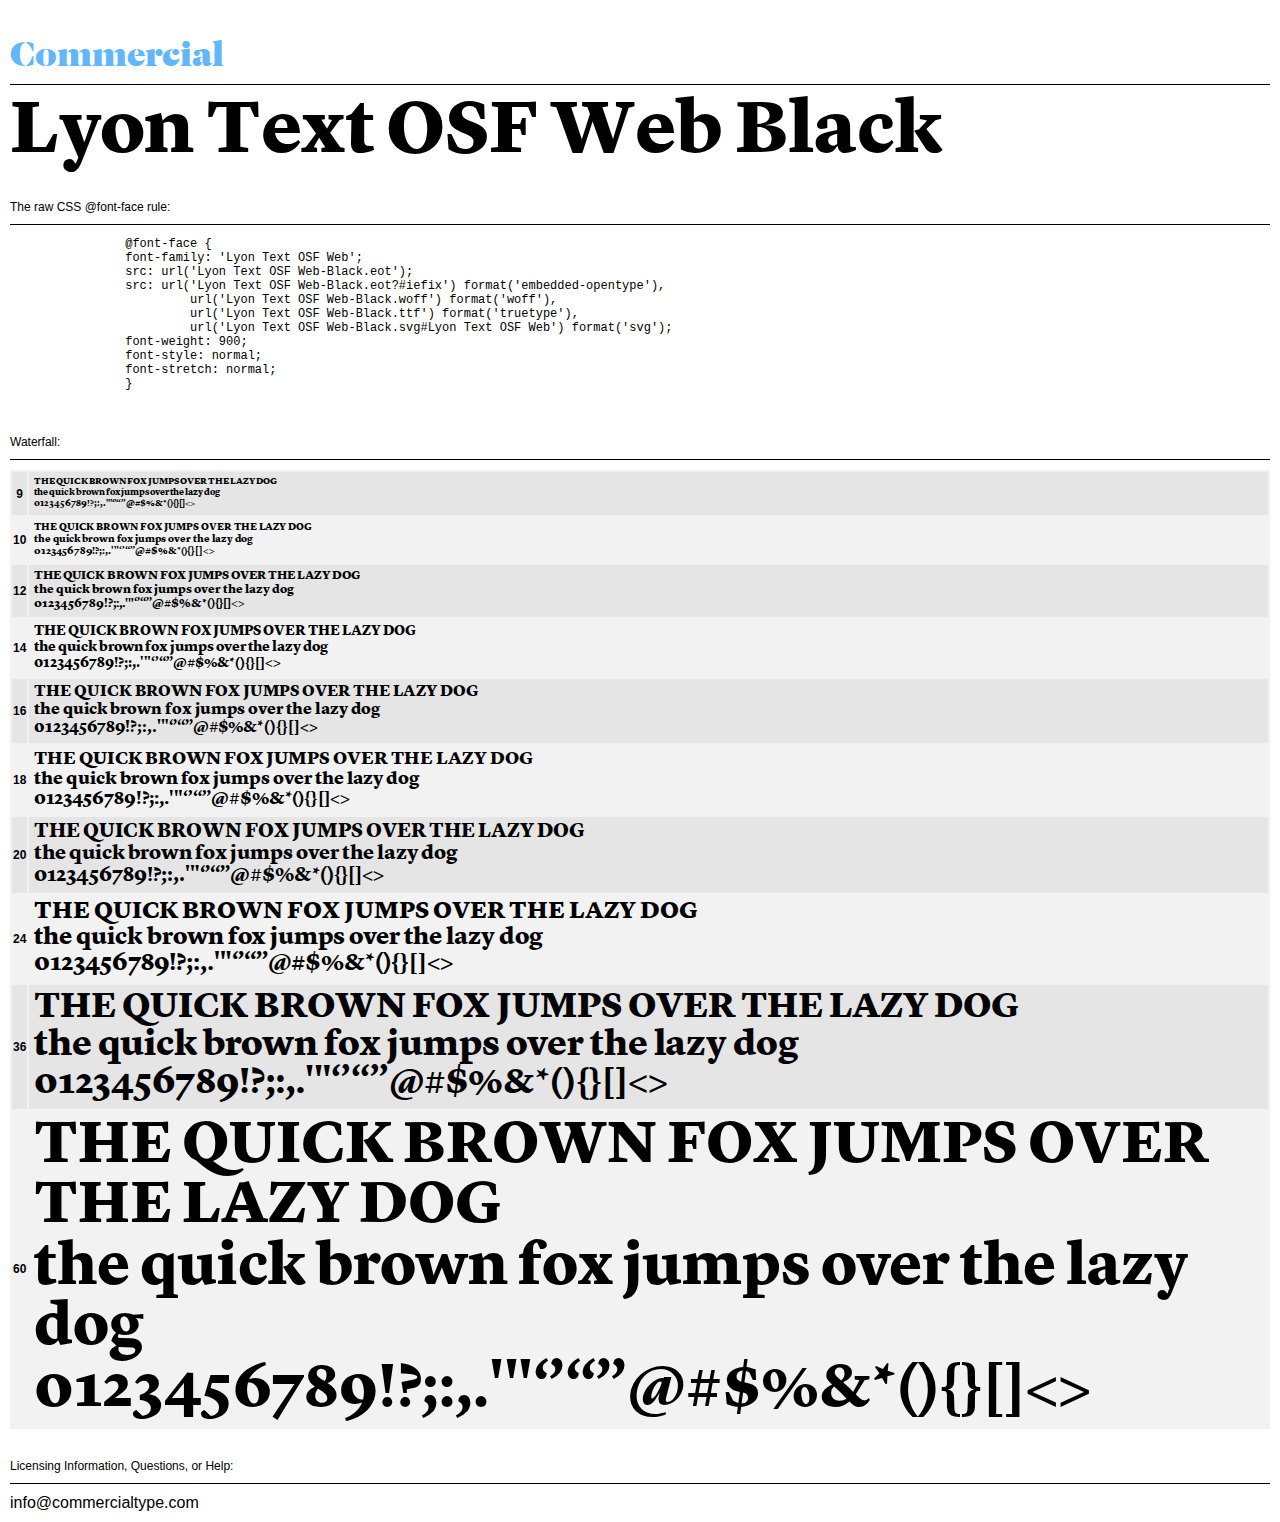
<file: css/font/Lyon Text OSF Web-Black.html>
<!DOCTYPE HTML>
<html>
	<head>
		<meta content="text/html; charset=utf-8" http-equiv="Content-Type" />
		<title>Lyon Text OSF Web-Black Demo</title>
		<style type="text/css">

			@font-face {
				font-family: 'Lyon Text OSF Web';
				src: url('Lyon Text OSF Web-Black.eot');
				src: url('Lyon Text OSF Web-Black.eot?#iefix') format('embedded-opentype'),
					 url('Lyon Text OSF Web-Black.woff') format('woff'),
					 url('Lyon Text OSF Web-Black.ttf') format('truetype'),
					 url('Lyon Text OSF Web-Black.svg#Lyon Text OSF Web') format('svg');
				font-weight: 900;
				font-style: normal;
				font-stretch: normal;
			}

			@font-face {
			  font-family: 'Commercial';
			  src:	url([data-uri]) format('TrueType');
					url([data-uri]) format('woff');
				font-style: normal;
				font-weight: normal;
				font-stretch: normal;
			}

			body {
				background-color: white;
				padding: 10px;
				margin: 0px;
				font-family: Helvetica;
			}

			h1 {
				font-family: Helvetica;
				font-weight: normal;
				font-size: 12px;
				margin: 30px 0px 10px 0px;
				padding: 0px 0px 10px 0px;
				border-bottom: 1px solid black;
			}
			
			h1.nameplate {
				font-family: "Commercial";
				font-weight: normal;
				font-size: 36px;
				color:#60B6FF;
				margin: 30px 0px 10px 0px;
				padding: 0px 0px 10px 0px;
				border-bottom: 1px solid black;
			}

			p {
				margin: 0px 0px 2px 0px;
				font-family: "Lyon Text OSF Web";
				font-style: normal;
				font-weight: 900;
				font-stretch: normal;
			}

			a {
				text-decoration: none;
				color: black;
			}
			
			pre {
				font-family: Menlo, Monaco, monospace;
				font-size: 12px;
			}

			table {
				font-family: Helvetica;
				font-size: 12px;
				padding: 0px;
				background-color: rgba(0,0,0,.05);
			}
			tr:nth-child(odd) {
				background-color: rgba(0,0,0,.05);
			}
			td {
				padding: 5px;
			}
		</style>

	</head>
	<body>

	<h1 class='nameplate'>Commercial</h1>


		<p style="font-size: 75px">Lyon Text OSF Web Black</p>

		<h1>The raw CSS @font-face rule:</h1>

		<pre>
		@font-face {
		font-family: 'Lyon Text OSF Web';
		src: url('Lyon Text OSF Web-Black.eot');
		src: url('Lyon Text OSF Web-Black.eot?#iefix') format('embedded-opentype'),
			 url('Lyon Text OSF Web-Black.woff') format('woff'),
			 url('Lyon Text OSF Web-Black.ttf') format('truetype'),
			 url('Lyon Text OSF Web-Black.svg#Lyon Text OSF Web') format('svg');
		font-weight: 900;
		font-style: normal;
		font-stretch: normal;
		}
		</pre>

		<h1>Waterfall:</h1>

		<table>
 			<tr><th>9</th><td style="font-size: 9px"><p>THE QUICK BROWN FOX JUMPS OVER THE LAZY DOG</p><p>the quick brown fox jumps over the lazy dog</p><p>0123456789!?;:,.'"&#8216;&#8217;&#8220;&#8221;@#$%&*(){}[]<></p></td></tr>
 			<tr><th>10</th><td style="font-size: 10px"><p>THE QUICK BROWN FOX JUMPS OVER THE LAZY DOG</p><p>the quick brown fox jumps over the lazy dog</p><p>0123456789!?;:,.'"&#8216;&#8217;&#8220;&#8221;@#$%&*(){}[]<></p></td></tr>
			<tr><th>12</th><td style="font-size: 12px"><p>THE QUICK BROWN FOX JUMPS OVER THE LAZY DOG</p><p>the quick brown fox jumps over the lazy dog</p><p>0123456789!?;:,.'"&#8216;&#8217;&#8220;&#8221;@#$%&*(){}[]<></p></td></tr>
			<tr><th>14</th><td style="font-size: 14px"><p>THE QUICK BROWN FOX JUMPS OVER THE LAZY DOG</p><p>the quick brown fox jumps over the lazy dog</p><p>0123456789!?;:,.'"&#8216;&#8217;&#8220;&#8221;@#$%&*(){}[]<></p></td></tr>
			<tr><th>16</th><td style="font-size: 16px"><p>THE QUICK BROWN FOX JUMPS OVER THE LAZY DOG</p><p>the quick brown fox jumps over the lazy dog</p><p>0123456789!?;:,.'"&#8216;&#8217;&#8220;&#8221;@#$%&*(){}[]<></p></td></tr>
			<tr><th>18</th><td style="font-size: 18px"><p>THE QUICK BROWN FOX JUMPS OVER THE LAZY DOG</p><p>the quick brown fox jumps over the lazy dog</p><p>0123456789!?;:,.'"&#8216;&#8217;&#8220;&#8221;@#$%&*(){}[]<></p></td></tr>
			<tr><th>20</th><td style="font-size: 20px"><p>THE QUICK BROWN FOX JUMPS OVER THE LAZY DOG</p><p>the quick brown fox jumps over the lazy dog</p><p>0123456789!?;:,.'"&#8216;&#8217;&#8220;&#8221;@#$%&*(){}[]<></p></td></tr>
			<tr><th>24</th><td style="font-size: 24px"><p>THE QUICK BROWN FOX JUMPS OVER THE LAZY DOG</p><p>the quick brown fox jumps over the lazy dog</p><p>0123456789!?;:,.'"&#8216;&#8217;&#8220;&#8221;@#$%&*(){}[]<></p></td></tr>
			<tr><th>36</th><td style="font-size: 36px"><p>THE QUICK BROWN FOX JUMPS OVER THE LAZY DOG</p><p>the quick brown fox jumps over the lazy dog</p><p>0123456789!?;:,.'"&#8216;&#8217;&#8220;&#8221;@#$%&*(){}[]<></p></td></tr>
			<tr><th>60</th><td style="font-size: 60px"><p>THE QUICK BROWN FOX JUMPS OVER THE LAZY DOG</p><p>the quick brown fox jumps over the lazy dog</p><p>0123456789!?;:,.'"&#8216;&#8217;&#8220;&#8221;@#$%&*(){}[]<></p></td></tr>
		</table>
	
		<h1>Licensing Information, Questions, or Help:</h1>

		<a href="mailto:info@commercialtype.com">info@commercialtype.com</a>

	</body>
</html>
</file>
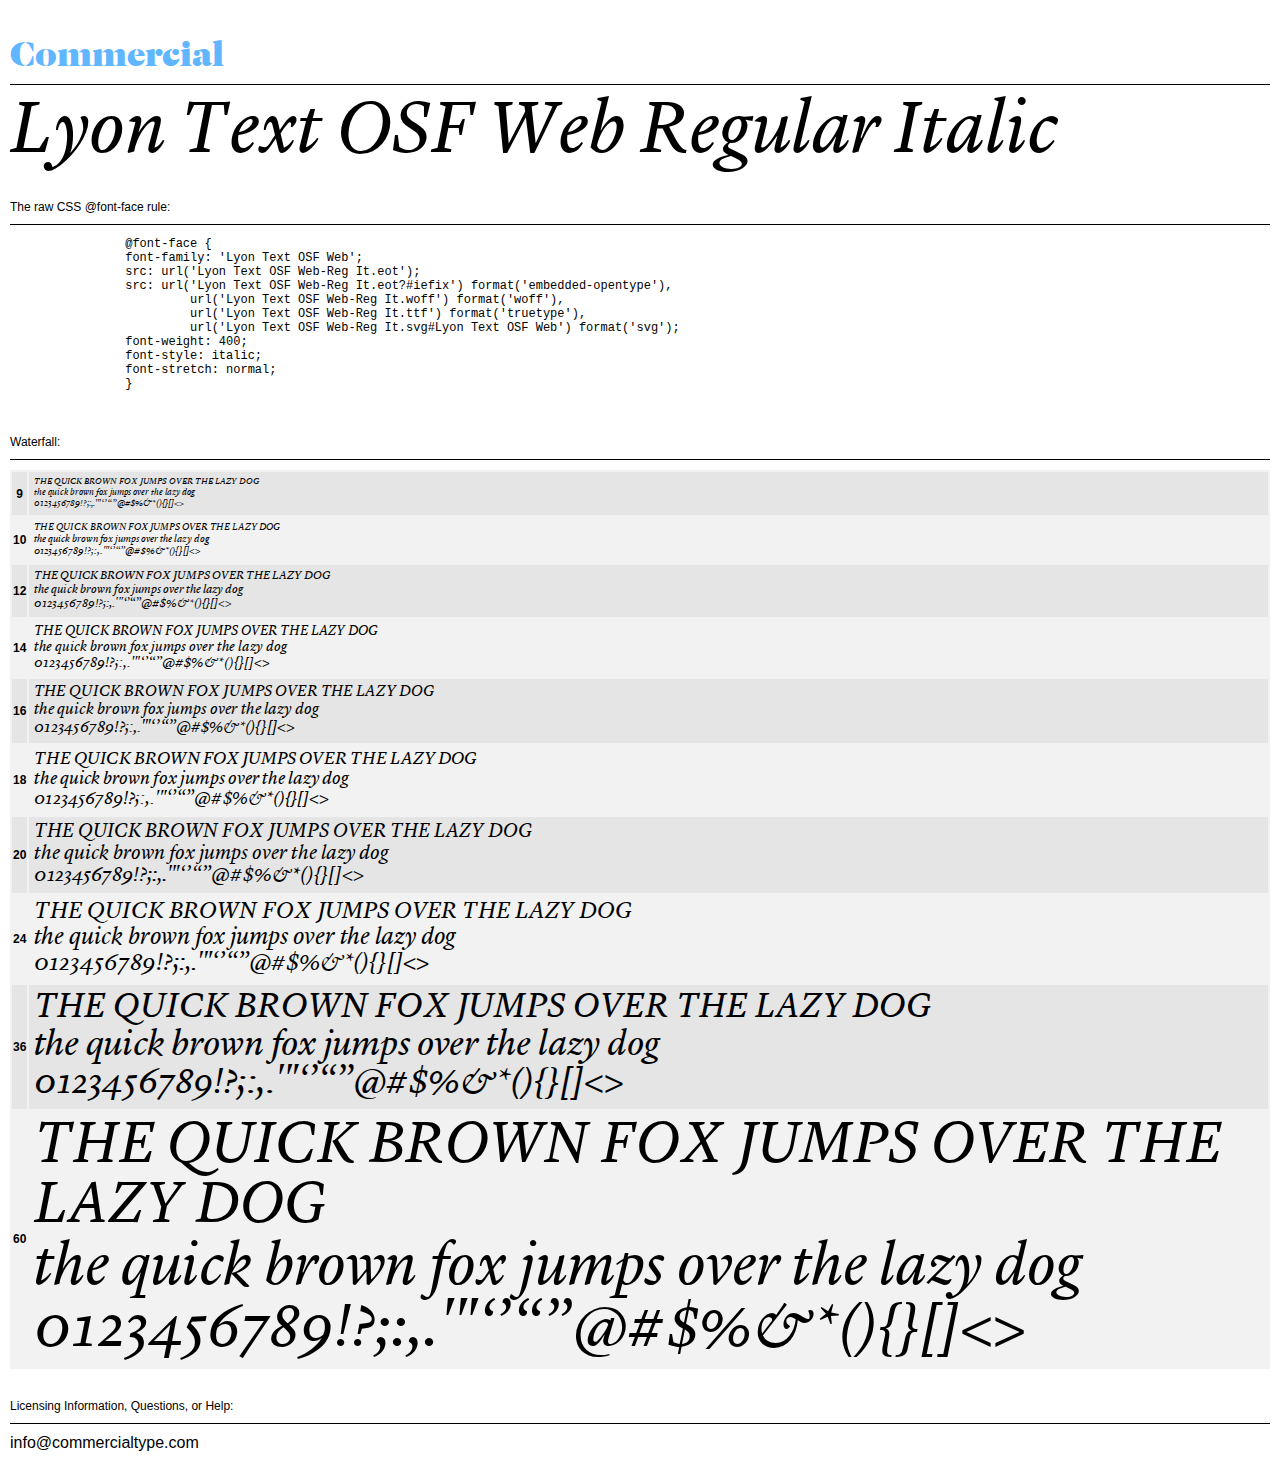
<file: css/font/Lyon Text OSF Web-Reg It.html>
<!DOCTYPE HTML>
<html>
	<head>
		<meta content="text/html; charset=utf-8" http-equiv="Content-Type" />
		<title>Lyon Text OSF Web-Reg It Demo</title>
		<style type="text/css">

			@font-face {
				font-family: 'Lyon Text OSF Web';
				src: url('Lyon Text OSF Web-Reg It.eot');
				src: url('Lyon Text OSF Web-Reg It.eot?#iefix') format('embedded-opentype'),
					 url('Lyon Text OSF Web-Reg It.woff') format('woff'),
					 url('Lyon Text OSF Web-Reg It.ttf') format('truetype'),
					 url('Lyon Text OSF Web-Reg It.svg#Lyon Text OSF Web') format('svg');
				font-weight: 400;
				font-style: italic;
				font-stretch: normal;
			}

			@font-face {
			  font-family: 'Commercial';
			  src:	url([data-uri]) format('TrueType');
					url([data-uri]) format('woff');
				font-style: normal;
				font-weight: normal;
				font-stretch: normal;
			}

			body {
				background-color: white;
				padding: 10px;
				margin: 0px;
				font-family: Helvetica;
			}

			h1 {
				font-family: Helvetica;
				font-weight: normal;
				font-size: 12px;
				margin: 30px 0px 10px 0px;
				padding: 0px 0px 10px 0px;
				border-bottom: 1px solid black;
			}
			
			h1.nameplate {
				font-family: "Commercial";
				font-weight: normal;
				font-size: 36px;
				color:#60B6FF;
				margin: 30px 0px 10px 0px;
				padding: 0px 0px 10px 0px;
				border-bottom: 1px solid black;
			}

			p {
				margin: 0px 0px 2px 0px;
				font-family: "Lyon Text OSF Web";
				font-style: italic;
				font-weight: 400;
				font-stretch: normal;
			}

			a {
				text-decoration: none;
				color: black;
			}
			
			pre {
				font-family: Menlo, Monaco, monospace;
				font-size: 12px;
			}

			table {
				font-family: Helvetica;
				font-size: 12px;
				padding: 0px;
				background-color: rgba(0,0,0,.05);
			}
			tr:nth-child(odd) {
				background-color: rgba(0,0,0,.05);
			}
			td {
				padding: 5px;
			}
		</style>

	</head>
	<body>

	<h1 class='nameplate'>Commercial</h1>


		<p style="font-size: 75px">Lyon Text OSF Web Regular Italic</p>

		<h1>The raw CSS @font-face rule:</h1>

		<pre>
		@font-face {
		font-family: 'Lyon Text OSF Web';
		src: url('Lyon Text OSF Web-Reg It.eot');
		src: url('Lyon Text OSF Web-Reg It.eot?#iefix') format('embedded-opentype'),
			 url('Lyon Text OSF Web-Reg It.woff') format('woff'),
			 url('Lyon Text OSF Web-Reg It.ttf') format('truetype'),
			 url('Lyon Text OSF Web-Reg It.svg#Lyon Text OSF Web') format('svg');
		font-weight: 400;
		font-style: italic;
		font-stretch: normal;
		}
		</pre>

		<h1>Waterfall:</h1>

		<table>
 			<tr><th>9</th><td style="font-size: 9px"><p>THE QUICK BROWN FOX JUMPS OVER THE LAZY DOG</p><p>the quick brown fox jumps over the lazy dog</p><p>0123456789!?;:,.'"&#8216;&#8217;&#8220;&#8221;@#$%&*(){}[]<></p></td></tr>
 			<tr><th>10</th><td style="font-size: 10px"><p>THE QUICK BROWN FOX JUMPS OVER THE LAZY DOG</p><p>the quick brown fox jumps over the lazy dog</p><p>0123456789!?;:,.'"&#8216;&#8217;&#8220;&#8221;@#$%&*(){}[]<></p></td></tr>
			<tr><th>12</th><td style="font-size: 12px"><p>THE QUICK BROWN FOX JUMPS OVER THE LAZY DOG</p><p>the quick brown fox jumps over the lazy dog</p><p>0123456789!?;:,.'"&#8216;&#8217;&#8220;&#8221;@#$%&*(){}[]<></p></td></tr>
			<tr><th>14</th><td style="font-size: 14px"><p>THE QUICK BROWN FOX JUMPS OVER THE LAZY DOG</p><p>the quick brown fox jumps over the lazy dog</p><p>0123456789!?;:,.'"&#8216;&#8217;&#8220;&#8221;@#$%&*(){}[]<></p></td></tr>
			<tr><th>16</th><td style="font-size: 16px"><p>THE QUICK BROWN FOX JUMPS OVER THE LAZY DOG</p><p>the quick brown fox jumps over the lazy dog</p><p>0123456789!?;:,.'"&#8216;&#8217;&#8220;&#8221;@#$%&*(){}[]<></p></td></tr>
			<tr><th>18</th><td style="font-size: 18px"><p>THE QUICK BROWN FOX JUMPS OVER THE LAZY DOG</p><p>the quick brown fox jumps over the lazy dog</p><p>0123456789!?;:,.'"&#8216;&#8217;&#8220;&#8221;@#$%&*(){}[]<></p></td></tr>
			<tr><th>20</th><td style="font-size: 20px"><p>THE QUICK BROWN FOX JUMPS OVER THE LAZY DOG</p><p>the quick brown fox jumps over the lazy dog</p><p>0123456789!?;:,.'"&#8216;&#8217;&#8220;&#8221;@#$%&*(){}[]<></p></td></tr>
			<tr><th>24</th><td style="font-size: 24px"><p>THE QUICK BROWN FOX JUMPS OVER THE LAZY DOG</p><p>the quick brown fox jumps over the lazy dog</p><p>0123456789!?;:,.'"&#8216;&#8217;&#8220;&#8221;@#$%&*(){}[]<></p></td></tr>
			<tr><th>36</th><td style="font-size: 36px"><p>THE QUICK BROWN FOX JUMPS OVER THE LAZY DOG</p><p>the quick brown fox jumps over the lazy dog</p><p>0123456789!?;:,.'"&#8216;&#8217;&#8220;&#8221;@#$%&*(){}[]<></p></td></tr>
			<tr><th>60</th><td style="font-size: 60px"><p>THE QUICK BROWN FOX JUMPS OVER THE LAZY DOG</p><p>the quick brown fox jumps over the lazy dog</p><p>0123456789!?;:,.'"&#8216;&#8217;&#8220;&#8221;@#$%&*(){}[]<></p></td></tr>
		</table>
	
		<h1>Licensing Information, Questions, or Help:</h1>

		<a href="mailto:info@commercialtype.com">info@commercialtype.com</a>

	</body>
</html>
</file>
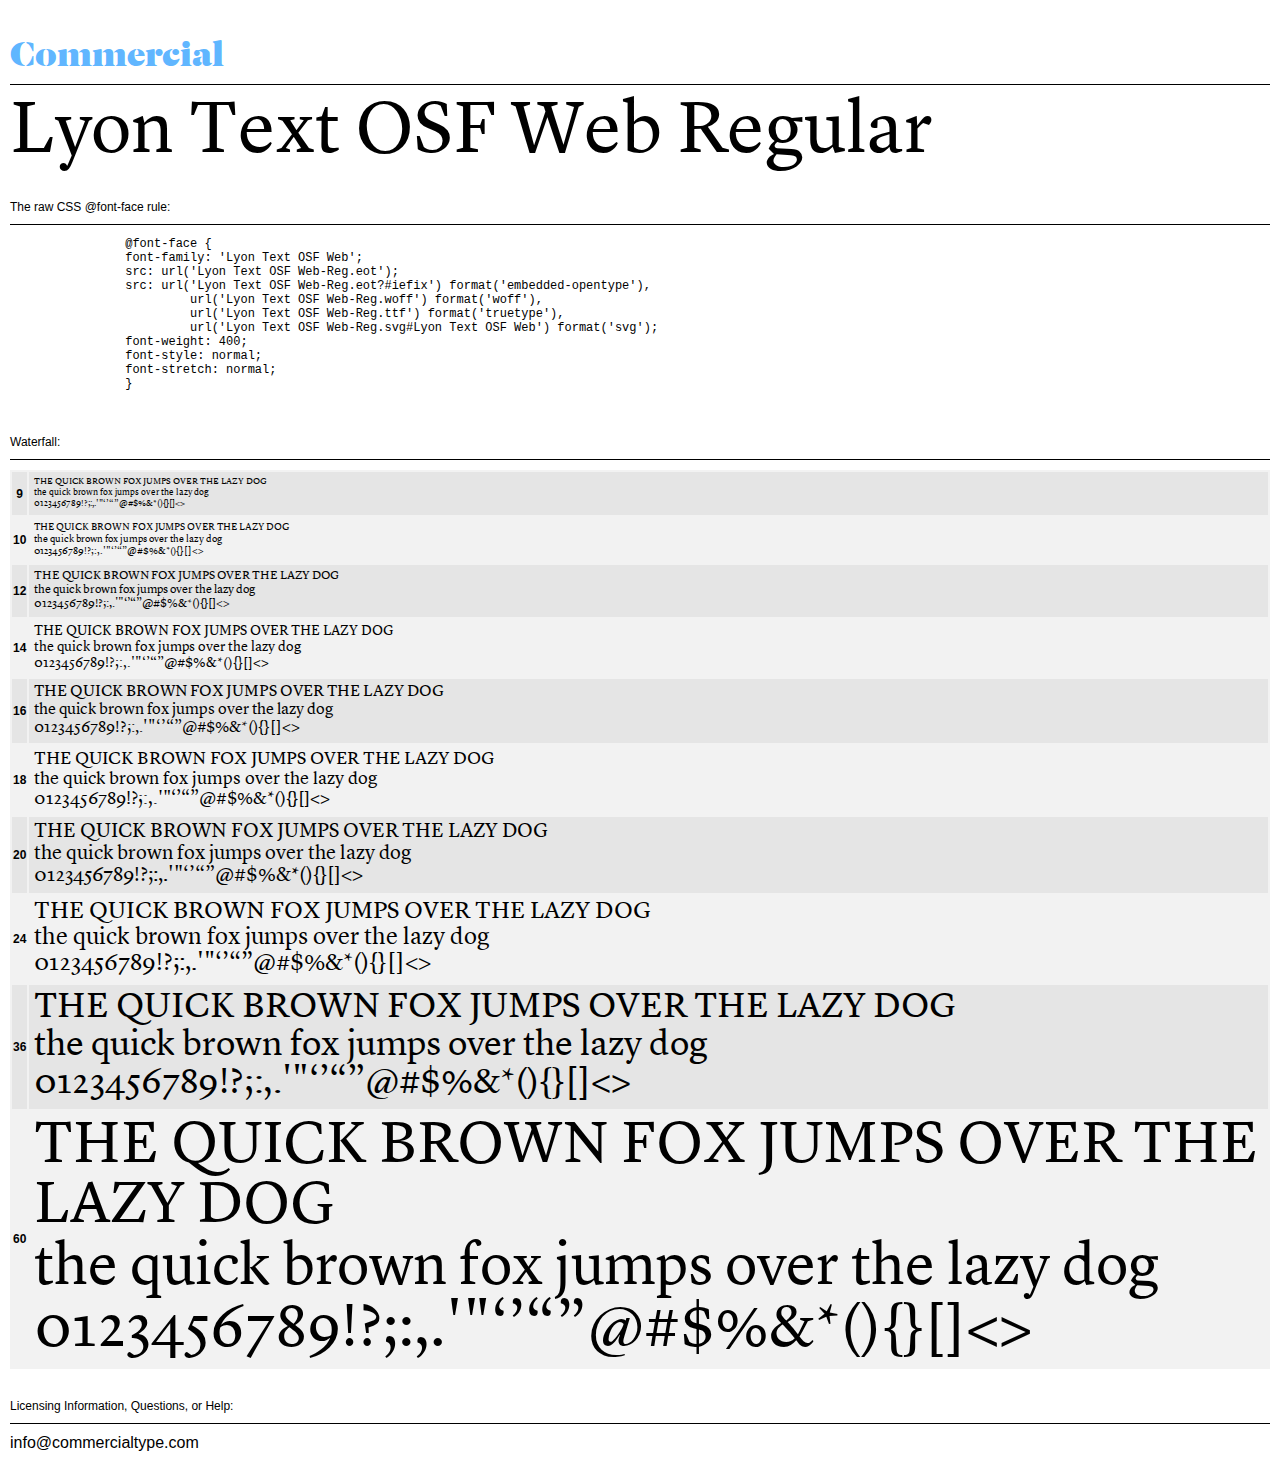
<file: css/font/Lyon Text OSF Web-Reg.html>
<!DOCTYPE HTML>
<html>
	<head>
		<meta content="text/html; charset=utf-8" http-equiv="Content-Type" />
		<title>Lyon Text OSF Web-Reg Demo</title>
		<style type="text/css">

			@font-face {
				font-family: 'Lyon Text OSF Web';
				src: url('Lyon Text OSF Web-Reg.eot');
				src: url('Lyon Text OSF Web-Reg.eot?#iefix') format('embedded-opentype'),
					 url('Lyon Text OSF Web-Reg.woff') format('woff'),
					 url('Lyon Text OSF Web-Reg.ttf') format('truetype'),
					 url('Lyon Text OSF Web-Reg.svg#Lyon Text OSF Web') format('svg');
				font-weight: 400;
				font-style: normal;
				font-stretch: normal;
			}

			@font-face {
			  font-family: 'Commercial';
			  src:	url([data-uri]) format('TrueType');
					url([data-uri]) format('woff');
				font-style: normal;
				font-weight: normal;
				font-stretch: normal;
			}

			body {
				background-color: white;
				padding: 10px;
				margin: 0px;
				font-family: Helvetica;
			}

			h1 {
				font-family: Helvetica;
				font-weight: normal;
				font-size: 12px;
				margin: 30px 0px 10px 0px;
				padding: 0px 0px 10px 0px;
				border-bottom: 1px solid black;
			}
			
			h1.nameplate {
				font-family: "Commercial";
				font-weight: normal;
				font-size: 36px;
				color:#60B6FF;
				margin: 30px 0px 10px 0px;
				padding: 0px 0px 10px 0px;
				border-bottom: 1px solid black;
			}

			p {
				margin: 0px 0px 2px 0px;
				font-family: "Lyon Text OSF Web";
				font-style: normal;
				font-weight: 400;
				font-stretch: normal;
			}

			a {
				text-decoration: none;
				color: black;
			}
			
			pre {
				font-family: Menlo, Monaco, monospace;
				font-size: 12px;
			}

			table {
				font-family: Helvetica;
				font-size: 12px;
				padding: 0px;
				background-color: rgba(0,0,0,.05);
			}
			tr:nth-child(odd) {
				background-color: rgba(0,0,0,.05);
			}
			td {
				padding: 5px;
			}
		</style>

	</head>
	<body>

	<h1 class='nameplate'>Commercial</h1>


		<p style="font-size: 75px">Lyon Text OSF Web Regular</p>

		<h1>The raw CSS @font-face rule:</h1>

		<pre>
		@font-face {
		font-family: 'Lyon Text OSF Web';
		src: url('Lyon Text OSF Web-Reg.eot');
		src: url('Lyon Text OSF Web-Reg.eot?#iefix') format('embedded-opentype'),
			 url('Lyon Text OSF Web-Reg.woff') format('woff'),
			 url('Lyon Text OSF Web-Reg.ttf') format('truetype'),
			 url('Lyon Text OSF Web-Reg.svg#Lyon Text OSF Web') format('svg');
		font-weight: 400;
		font-style: normal;
		font-stretch: normal;
		}
		</pre>

		<h1>Waterfall:</h1>

		<table>
 			<tr><th>9</th><td style="font-size: 9px"><p>THE QUICK BROWN FOX JUMPS OVER THE LAZY DOG</p><p>the quick brown fox jumps over the lazy dog</p><p>0123456789!?;:,.'"&#8216;&#8217;&#8220;&#8221;@#$%&*(){}[]<></p></td></tr>
 			<tr><th>10</th><td style="font-size: 10px"><p>THE QUICK BROWN FOX JUMPS OVER THE LAZY DOG</p><p>the quick brown fox jumps over the lazy dog</p><p>0123456789!?;:,.'"&#8216;&#8217;&#8220;&#8221;@#$%&*(){}[]<></p></td></tr>
			<tr><th>12</th><td style="font-size: 12px"><p>THE QUICK BROWN FOX JUMPS OVER THE LAZY DOG</p><p>the quick brown fox jumps over the lazy dog</p><p>0123456789!?;:,.'"&#8216;&#8217;&#8220;&#8221;@#$%&*(){}[]<></p></td></tr>
			<tr><th>14</th><td style="font-size: 14px"><p>THE QUICK BROWN FOX JUMPS OVER THE LAZY DOG</p><p>the quick brown fox jumps over the lazy dog</p><p>0123456789!?;:,.'"&#8216;&#8217;&#8220;&#8221;@#$%&*(){}[]<></p></td></tr>
			<tr><th>16</th><td style="font-size: 16px"><p>THE QUICK BROWN FOX JUMPS OVER THE LAZY DOG</p><p>the quick brown fox jumps over the lazy dog</p><p>0123456789!?;:,.'"&#8216;&#8217;&#8220;&#8221;@#$%&*(){}[]<></p></td></tr>
			<tr><th>18</th><td style="font-size: 18px"><p>THE QUICK BROWN FOX JUMPS OVER THE LAZY DOG</p><p>the quick brown fox jumps over the lazy dog</p><p>0123456789!?;:,.'"&#8216;&#8217;&#8220;&#8221;@#$%&*(){}[]<></p></td></tr>
			<tr><th>20</th><td style="font-size: 20px"><p>THE QUICK BROWN FOX JUMPS OVER THE LAZY DOG</p><p>the quick brown fox jumps over the lazy dog</p><p>0123456789!?;:,.'"&#8216;&#8217;&#8220;&#8221;@#$%&*(){}[]<></p></td></tr>
			<tr><th>24</th><td style="font-size: 24px"><p>THE QUICK BROWN FOX JUMPS OVER THE LAZY DOG</p><p>the quick brown fox jumps over the lazy dog</p><p>0123456789!?;:,.'"&#8216;&#8217;&#8220;&#8221;@#$%&*(){}[]<></p></td></tr>
			<tr><th>36</th><td style="font-size: 36px"><p>THE QUICK BROWN FOX JUMPS OVER THE LAZY DOG</p><p>the quick brown fox jumps over the lazy dog</p><p>0123456789!?;:,.'"&#8216;&#8217;&#8220;&#8221;@#$%&*(){}[]<></p></td></tr>
			<tr><th>60</th><td style="font-size: 60px"><p>THE QUICK BROWN FOX JUMPS OVER THE LAZY DOG</p><p>the quick brown fox jumps over the lazy dog</p><p>0123456789!?;:,.'"&#8216;&#8217;&#8220;&#8221;@#$%&*(){}[]<></p></td></tr>
		</table>
	
		<h1>Licensing Information, Questions, or Help:</h1>

		<a href="mailto:info@commercialtype.com">info@commercialtype.com</a>

	</body>
</html>
</file>
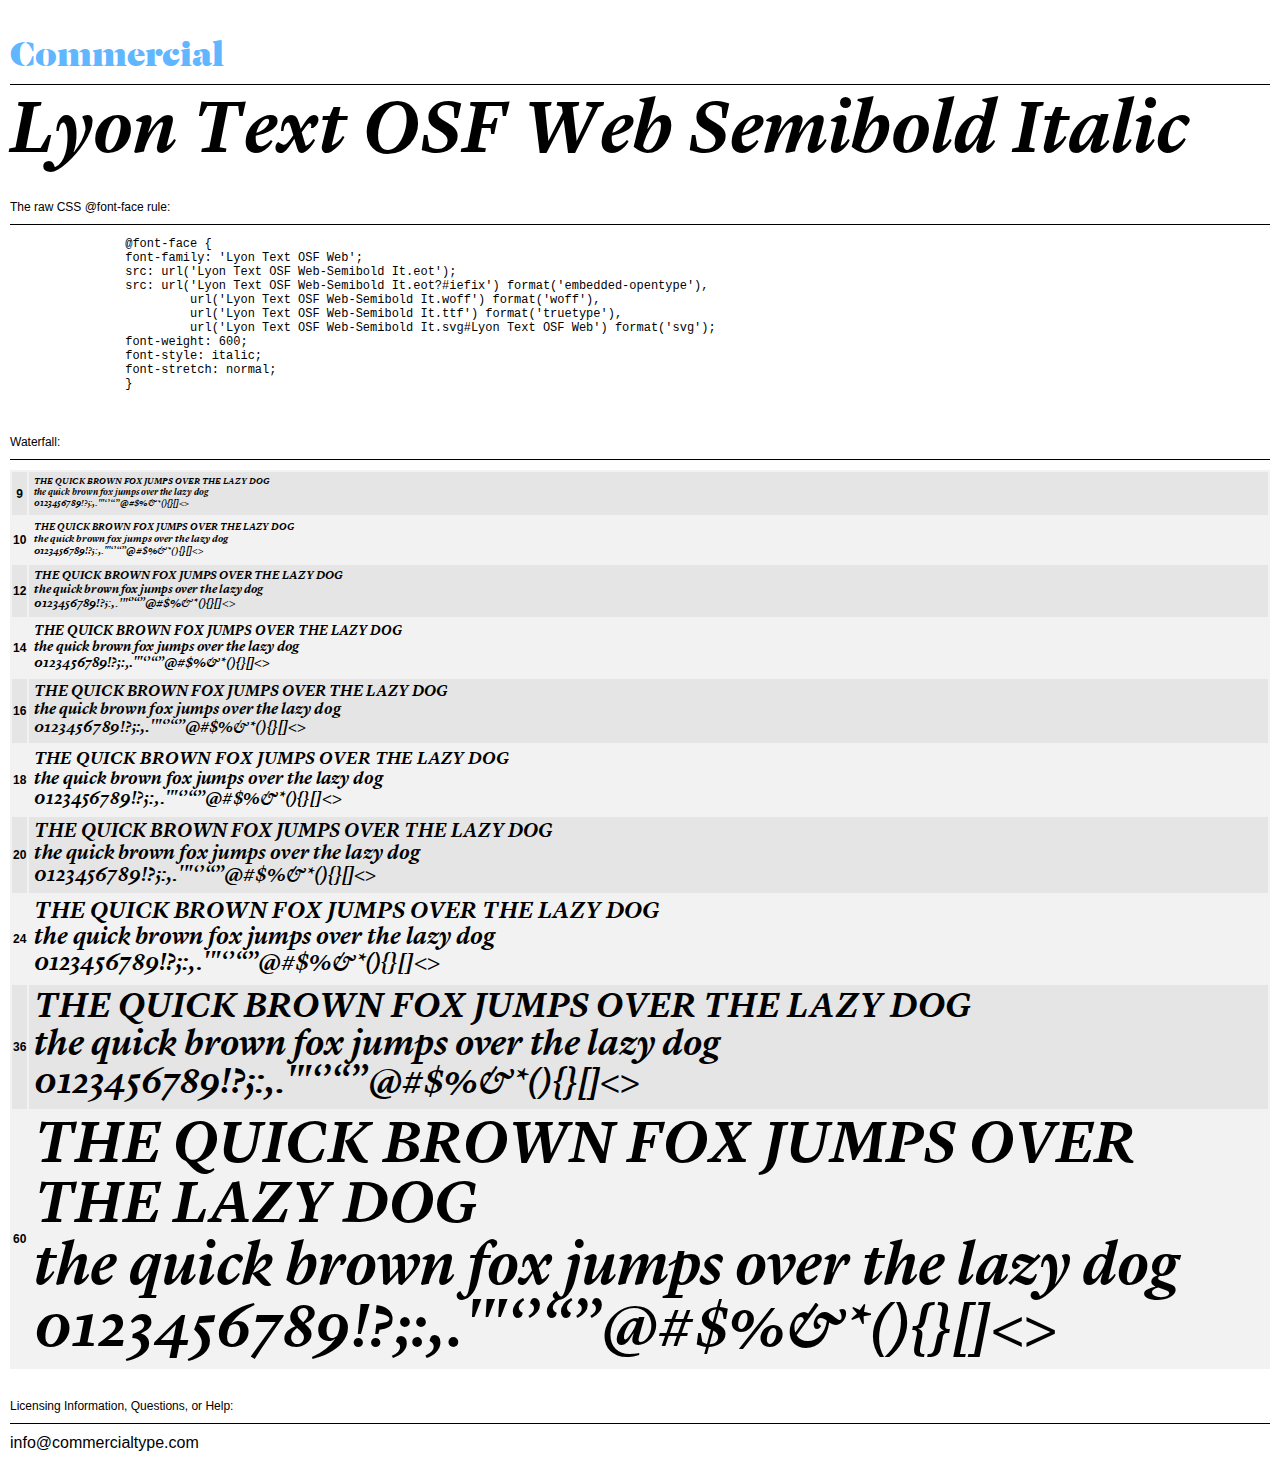
<file: css/font/Lyon Text OSF Web-Semibold It.html>
<!DOCTYPE HTML>
<html>
	<head>
		<meta content="text/html; charset=utf-8" http-equiv="Content-Type" />
		<title>Lyon Text OSF Web-Semibold It Demo</title>
		<style type="text/css">

			@font-face {
				font-family: 'Lyon Text OSF Web';
				src: url('Lyon Text OSF Web-Semibold It.eot');
				src: url('Lyon Text OSF Web-Semibold It.eot?#iefix') format('embedded-opentype'),
					 url('Lyon Text OSF Web-Semibold It.woff') format('woff'),
					 url('Lyon Text OSF Web-Semibold It.ttf') format('truetype'),
					 url('Lyon Text OSF Web-Semibold It.svg#Lyon Text OSF Web') format('svg');
				font-weight: 600;
				font-style: italic;
				font-stretch: normal;
			}

			@font-face {
			  font-family: 'Commercial';
			  src:	url([data-uri]) format('TrueType');
					url([data-uri]) format('woff');
				font-style: normal;
				font-weight: normal;
				font-stretch: normal;
			}

			body {
				background-color: white;
				padding: 10px;
				margin: 0px;
				font-family: Helvetica;
			}

			h1 {
				font-family: Helvetica;
				font-weight: normal;
				font-size: 12px;
				margin: 30px 0px 10px 0px;
				padding: 0px 0px 10px 0px;
				border-bottom: 1px solid black;
			}
			
			h1.nameplate {
				font-family: "Commercial";
				font-weight: normal;
				font-size: 36px;
				color:#60B6FF;
				margin: 30px 0px 10px 0px;
				padding: 0px 0px 10px 0px;
				border-bottom: 1px solid black;
			}

			p {
				margin: 0px 0px 2px 0px;
				font-family: "Lyon Text OSF Web";
				font-style: italic;
				font-weight: 600;
				font-stretch: normal;
			}

			a {
				text-decoration: none;
				color: black;
			}
			
			pre {
				font-family: Menlo, Monaco, monospace;
				font-size: 12px;
			}

			table {
				font-family: Helvetica;
				font-size: 12px;
				padding: 0px;
				background-color: rgba(0,0,0,.05);
			}
			tr:nth-child(odd) {
				background-color: rgba(0,0,0,.05);
			}
			td {
				padding: 5px;
			}
		</style>

	</head>
	<body>

	<h1 class='nameplate'>Commercial</h1>


		<p style="font-size: 75px">Lyon Text OSF Web Semibold Italic</p>

		<h1>The raw CSS @font-face rule:</h1>

		<pre>
		@font-face {
		font-family: 'Lyon Text OSF Web';
		src: url('Lyon Text OSF Web-Semibold It.eot');
		src: url('Lyon Text OSF Web-Semibold It.eot?#iefix') format('embedded-opentype'),
			 url('Lyon Text OSF Web-Semibold It.woff') format('woff'),
			 url('Lyon Text OSF Web-Semibold It.ttf') format('truetype'),
			 url('Lyon Text OSF Web-Semibold It.svg#Lyon Text OSF Web') format('svg');
		font-weight: 600;
		font-style: italic;
		font-stretch: normal;
		}
		</pre>

		<h1>Waterfall:</h1>

		<table>
 			<tr><th>9</th><td style="font-size: 9px"><p>THE QUICK BROWN FOX JUMPS OVER THE LAZY DOG</p><p>the quick brown fox jumps over the lazy dog</p><p>0123456789!?;:,.'"&#8216;&#8217;&#8220;&#8221;@#$%&*(){}[]<></p></td></tr>
 			<tr><th>10</th><td style="font-size: 10px"><p>THE QUICK BROWN FOX JUMPS OVER THE LAZY DOG</p><p>the quick brown fox jumps over the lazy dog</p><p>0123456789!?;:,.'"&#8216;&#8217;&#8220;&#8221;@#$%&*(){}[]<></p></td></tr>
			<tr><th>12</th><td style="font-size: 12px"><p>THE QUICK BROWN FOX JUMPS OVER THE LAZY DOG</p><p>the quick brown fox jumps over the lazy dog</p><p>0123456789!?;:,.'"&#8216;&#8217;&#8220;&#8221;@#$%&*(){}[]<></p></td></tr>
			<tr><th>14</th><td style="font-size: 14px"><p>THE QUICK BROWN FOX JUMPS OVER THE LAZY DOG</p><p>the quick brown fox jumps over the lazy dog</p><p>0123456789!?;:,.'"&#8216;&#8217;&#8220;&#8221;@#$%&*(){}[]<></p></td></tr>
			<tr><th>16</th><td style="font-size: 16px"><p>THE QUICK BROWN FOX JUMPS OVER THE LAZY DOG</p><p>the quick brown fox jumps over the lazy dog</p><p>0123456789!?;:,.'"&#8216;&#8217;&#8220;&#8221;@#$%&*(){}[]<></p></td></tr>
			<tr><th>18</th><td style="font-size: 18px"><p>THE QUICK BROWN FOX JUMPS OVER THE LAZY DOG</p><p>the quick brown fox jumps over the lazy dog</p><p>0123456789!?;:,.'"&#8216;&#8217;&#8220;&#8221;@#$%&*(){}[]<></p></td></tr>
			<tr><th>20</th><td style="font-size: 20px"><p>THE QUICK BROWN FOX JUMPS OVER THE LAZY DOG</p><p>the quick brown fox jumps over the lazy dog</p><p>0123456789!?;:,.'"&#8216;&#8217;&#8220;&#8221;@#$%&*(){}[]<></p></td></tr>
			<tr><th>24</th><td style="font-size: 24px"><p>THE QUICK BROWN FOX JUMPS OVER THE LAZY DOG</p><p>the quick brown fox jumps over the lazy dog</p><p>0123456789!?;:,.'"&#8216;&#8217;&#8220;&#8221;@#$%&*(){}[]<></p></td></tr>
			<tr><th>36</th><td style="font-size: 36px"><p>THE QUICK BROWN FOX JUMPS OVER THE LAZY DOG</p><p>the quick brown fox jumps over the lazy dog</p><p>0123456789!?;:,.'"&#8216;&#8217;&#8220;&#8221;@#$%&*(){}[]<></p></td></tr>
			<tr><th>60</th><td style="font-size: 60px"><p>THE QUICK BROWN FOX JUMPS OVER THE LAZY DOG</p><p>the quick brown fox jumps over the lazy dog</p><p>0123456789!?;:,.'"&#8216;&#8217;&#8220;&#8221;@#$%&*(){}[]<></p></td></tr>
		</table>
	
		<h1>Licensing Information, Questions, or Help:</h1>

		<a href="mailto:info@commercialtype.com">info@commercialtype.com</a>

	</body>
</html>
</file>
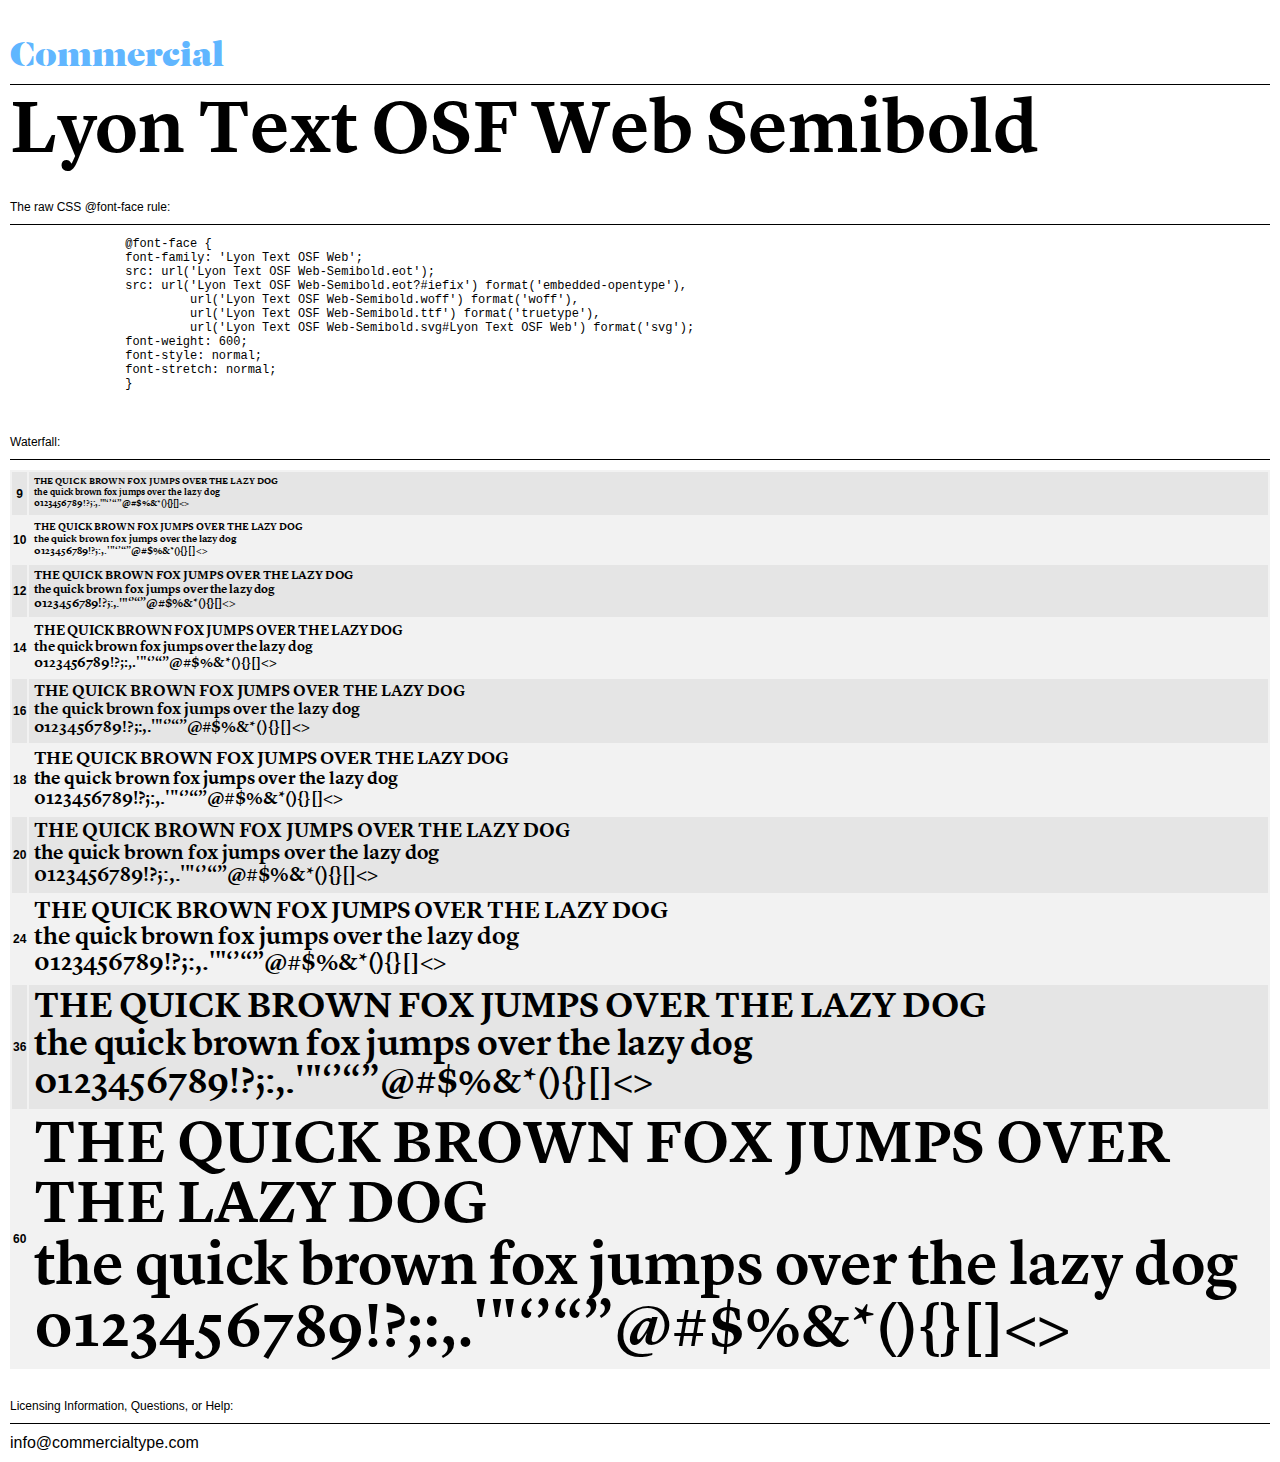
<file: css/font/Lyon Text OSF Web-Semibold.html>
<!DOCTYPE HTML>
<html>
	<head>
		<meta content="text/html; charset=utf-8" http-equiv="Content-Type" />
		<title>Lyon Text OSF Web-Semibold Demo</title>
		<style type="text/css">

			@font-face {
				font-family: 'Lyon Text OSF Web';
				src: url('Lyon Text OSF Web-Semibold.eot');
				src: url('Lyon Text OSF Web-Semibold.eot?#iefix') format('embedded-opentype'),
					 url('Lyon Text OSF Web-Semibold.woff') format('woff'),
					 url('Lyon Text OSF Web-Semibold.ttf') format('truetype'),
					 url('Lyon Text OSF Web-Semibold.svg#Lyon Text OSF Web') format('svg');
				font-weight: 600;
				font-style: normal;
				font-stretch: normal;
			}

			@font-face {
			  font-family: 'Commercial';
			  src:	url([data-uri]) format('TrueType');
					url([data-uri]) format('woff');
				font-style: normal;
				font-weight: normal;
				font-stretch: normal;
			}

			body {
				background-color: white;
				padding: 10px;
				margin: 0px;
				font-family: Helvetica;
			}

			h1 {
				font-family: Helvetica;
				font-weight: normal;
				font-size: 12px;
				margin: 30px 0px 10px 0px;
				padding: 0px 0px 10px 0px;
				border-bottom: 1px solid black;
			}
			
			h1.nameplate {
				font-family: "Commercial";
				font-weight: normal;
				font-size: 36px;
				color:#60B6FF;
				margin: 30px 0px 10px 0px;
				padding: 0px 0px 10px 0px;
				border-bottom: 1px solid black;
			}

			p {
				margin: 0px 0px 2px 0px;
				font-family: "Lyon Text OSF Web";
				font-style: normal;
				font-weight: 600;
				font-stretch: normal;
			}

			a {
				text-decoration: none;
				color: black;
			}
			
			pre {
				font-family: Menlo, Monaco, monospace;
				font-size: 12px;
			}

			table {
				font-family: Helvetica;
				font-size: 12px;
				padding: 0px;
				background-color: rgba(0,0,0,.05);
			}
			tr:nth-child(odd) {
				background-color: rgba(0,0,0,.05);
			}
			td {
				padding: 5px;
			}
		</style>

	</head>
	<body>

	<h1 class='nameplate'>Commercial</h1>


		<p style="font-size: 75px">Lyon Text OSF Web Semibold</p>

		<h1>The raw CSS @font-face rule:</h1>

		<pre>
		@font-face {
		font-family: 'Lyon Text OSF Web';
		src: url('Lyon Text OSF Web-Semibold.eot');
		src: url('Lyon Text OSF Web-Semibold.eot?#iefix') format('embedded-opentype'),
			 url('Lyon Text OSF Web-Semibold.woff') format('woff'),
			 url('Lyon Text OSF Web-Semibold.ttf') format('truetype'),
			 url('Lyon Text OSF Web-Semibold.svg#Lyon Text OSF Web') format('svg');
		font-weight: 600;
		font-style: normal;
		font-stretch: normal;
		}
		</pre>

		<h1>Waterfall:</h1>

		<table>
 			<tr><th>9</th><td style="font-size: 9px"><p>THE QUICK BROWN FOX JUMPS OVER THE LAZY DOG</p><p>the quick brown fox jumps over the lazy dog</p><p>0123456789!?;:,.'"&#8216;&#8217;&#8220;&#8221;@#$%&*(){}[]<></p></td></tr>
 			<tr><th>10</th><td style="font-size: 10px"><p>THE QUICK BROWN FOX JUMPS OVER THE LAZY DOG</p><p>the quick brown fox jumps over the lazy dog</p><p>0123456789!?;:,.'"&#8216;&#8217;&#8220;&#8221;@#$%&*(){}[]<></p></td></tr>
			<tr><th>12</th><td style="font-size: 12px"><p>THE QUICK BROWN FOX JUMPS OVER THE LAZY DOG</p><p>the quick brown fox jumps over the lazy dog</p><p>0123456789!?;:,.'"&#8216;&#8217;&#8220;&#8221;@#$%&*(){}[]<></p></td></tr>
			<tr><th>14</th><td style="font-size: 14px"><p>THE QUICK BROWN FOX JUMPS OVER THE LAZY DOG</p><p>the quick brown fox jumps over the lazy dog</p><p>0123456789!?;:,.'"&#8216;&#8217;&#8220;&#8221;@#$%&*(){}[]<></p></td></tr>
			<tr><th>16</th><td style="font-size: 16px"><p>THE QUICK BROWN FOX JUMPS OVER THE LAZY DOG</p><p>the quick brown fox jumps over the lazy dog</p><p>0123456789!?;:,.'"&#8216;&#8217;&#8220;&#8221;@#$%&*(){}[]<></p></td></tr>
			<tr><th>18</th><td style="font-size: 18px"><p>THE QUICK BROWN FOX JUMPS OVER THE LAZY DOG</p><p>the quick brown fox jumps over the lazy dog</p><p>0123456789!?;:,.'"&#8216;&#8217;&#8220;&#8221;@#$%&*(){}[]<></p></td></tr>
			<tr><th>20</th><td style="font-size: 20px"><p>THE QUICK BROWN FOX JUMPS OVER THE LAZY DOG</p><p>the quick brown fox jumps over the lazy dog</p><p>0123456789!?;:,.'"&#8216;&#8217;&#8220;&#8221;@#$%&*(){}[]<></p></td></tr>
			<tr><th>24</th><td style="font-size: 24px"><p>THE QUICK BROWN FOX JUMPS OVER THE LAZY DOG</p><p>the quick brown fox jumps over the lazy dog</p><p>0123456789!?;:,.'"&#8216;&#8217;&#8220;&#8221;@#$%&*(){}[]<></p></td></tr>
			<tr><th>36</th><td style="font-size: 36px"><p>THE QUICK BROWN FOX JUMPS OVER THE LAZY DOG</p><p>the quick brown fox jumps over the lazy dog</p><p>0123456789!?;:,.'"&#8216;&#8217;&#8220;&#8221;@#$%&*(){}[]<></p></td></tr>
			<tr><th>60</th><td style="font-size: 60px"><p>THE QUICK BROWN FOX JUMPS OVER THE LAZY DOG</p><p>the quick brown fox jumps over the lazy dog</p><p>0123456789!?;:,.'"&#8216;&#8217;&#8220;&#8221;@#$%&*(){}[]<></p></td></tr>
		</table>
	
		<h1>Licensing Information, Questions, or Help:</h1>

		<a href="mailto:info@commercialtype.com">info@commercialtype.com</a>

	</body>
</html>
</file>
<file: css/font/fonts.css>
/*
	This font software is the property of Commercial Type.

	You may not modify the font software, use it on another website, or install it on a computer.

	License information is available at http://commercialtype.com/eula
	For more information please visit Commercial Type at http://commercialtype.com or email us at info[at]commercialtype.com

	Copyright (C) 2013 Schwartzco Inc.
	
*/ 

.LyonTextOSFWeb-Black {
    font-family: 'Lyon Text OSF Web';
    font-weight: 900;
    font-style: normal;
    font-stretch: normal;
}
.LyonTextOSFWeb-RegIt {
    font-family: 'Lyon Text OSF Web';
    font-weight: 400;
    font-style: italic;
    font-stretch: normal;
}
.LyonTextOSFWeb-Reg {
    font-family: 'Lyon Text OSF Web';
    font-weight: 400;
    font-style: normal;
    font-stretch: normal;
}
.LyonTextOSFWeb-SemiboldIt {
    font-family: 'Lyon Text OSF Web';
    font-weight: 600;
    font-style: italic;
    font-stretch: normal;
}
.LyonTextOSFWeb-Semibold {
    font-family: 'Lyon Text OSF Web';
font-weight: 600;
font-style: normal;
font-stretch: normal;
}
@font-face {
    font-family: 'Lyon Text OSF Web';
    src: url('Lyon Text OSF Web-Black.eot');
    src: url('Lyon Text OSF Web-Black.eot?#iefix') format('embedded-opentype'), url('Lyon Text OSF Web-Black.woff') format('woff'), url('Lyon Text OSF Web-Black.ttf') format('truetype'), url('Lyon Text OSF Web-Black.svg#Lyon Text OSF Web') format('svg');
    font-weight: 900;
    font-style: normal;
    font-stretch: normal;
}
@font-face {
    font-family: 'Lyon Text OSF Web';
    src: url('Lyon Text OSF Web-Reg It.eot');
    src: url('Lyon Text OSF Web-Reg It.eot?#iefix') format('embedded-opentype'), url('Lyon Text OSF Web-Reg It.woff') format('woff'), url('Lyon Text OSF Web-Reg It.ttf') format('truetype'), url('Lyon Text OSF Web-Reg It.svg#Lyon Text OSF Web') format('svg');
    font-weight: 400;
    font-style: italic;
    font-stretch: normal;
}
@font-face {
    font-family: 'Lyon Text OSF Web';
    src: url('Lyon Text OSF Web-Reg.eot');
    src: url('Lyon Text OSF Web-Reg.eot?#iefix') format('embedded-opentype'), url('Lyon Text OSF Web-Reg.woff') format('woff'), url('Lyon Text OSF Web-Reg.ttf') format('truetype'), url('Lyon Text OSF Web-Reg.svg#Lyon Text OSF Web') format('svg');
    font-weight: 400;
    font-style: normal;
    font-stretch: normal;
}
@font-face {
    font-family: 'Lyon Text OSF Web';
    src: url('Lyon Text OSF Web-Semibold It.eot');
    src: url('Lyon Text OSF Web-Semibold It.eot?#iefix') format('embedded-opentype'), url('Lyon Text OSF Web-Semibold It.woff') format('woff'), url('Lyon Text OSF Web-Semibold It.ttf') format('truetype'), url('Lyon Text OSF Web-Semibold It.svg#Lyon Text OSF Web') format('svg');
    font-weight: 600;
    font-style: italic;
    font-stretch: normal;
}
@font-face {
    font-family: 'Lyon Text OSF Web';
    src: url('Lyon Text OSF Web-Semibold.eot');
    src: url('Lyon Text OSF Web-Semibold.eot?#iefix') format('embedded-opentype'), url('Lyon Text OSF Web-Semibold.woff') format('woff'), url('Lyon Text OSF Web-Semibold.ttf') format('truetype'), url('Lyon Text OSF Web-Semibold.svg#Lyon Text OSF Web') format('svg');
    font-weight: 600;
    font-style: normal;
    font-stretch: normal;
}
</file>
<file: css/style.css>
/*-----------------------Video INTRO-------------------*/

.video-bg {
    width: 100%;
    height: 95%;
    position: relative;
    display: block;
    background: #000;
    max-height: 720px;
}
.video-bg img {
    position: absolute;
    -o-transform: translate(-50%, -50%);
    -moz-transform: translate(-50%, -50%);
    -webkit-transform: translate(-50%, -50%);
    transform: translate(-50%, -50%);
    margin-left: 50%;
    margin-top: 100;
}
#bgvid {
    width: 100% !important;
    height: 100% !important;
    -o-transition: 1s opacity;
    -moz-transition: 1s opacity;
    -webkit-transition: 1s opacity;
    transition: 1s opacity;
    max-height: 720px;
}
.player {
    position: absolute;
    bottom: 40px;
    height: auto;
}
.player button {
    background-color: transparent;
    height: 100px;
    width: 100px;
    margin-top: 40px;
    border-radius: 50px;
    border: #fff solid 2px;
    -o-transition: 1s opacity;
    -moz-transition: 1s opacity;
    -webkit-transition: 1s opacity;
    transition: 1s opacity;
}
.player button:focus {
    outline: none;
}
#title {
    color: white;
    -o-transition: 1s opacity;
    -moz-transition: 1s opacity;
    -webkit-transition: 1s opacity;
    transition: 1s opacity;
}
#title h2,
#title h4 {
    color: white;
    -o-transition: 1s opacity;
    -moz-transition: 1s opacity;
    -webkit-transition: 1s opacity;
    transition: 1s opacity;
}
.opac {
    opacity: 0.3
}
.opac-totale {
    opacity: 0
}
.opac-off {
    opacity: 0.6;
}

/*-----------------------TOP BAR-------------------*/

.menu-top-bar {
    position: fixed;
    top: 0;
    width: 100%;
    height: 50px;
    background-color: #002440;
    z-index: 10000;
}
.social {
    text-align: right;
}
.social i {
    color: white;
    padding: 13px;
    font-size: 20px;
}

/*-----------------------GRID-------------------*/

.space {
    margin: 6% 0;
}
.space-top {
    margin-top: 10%;
}
.space-p {
    padding: 5% 0;
}
.gray-bg {
    background-color: #ededed;
}
.title-header h2 {
    margin-top: -1.5rem !important;
}
.title-header p {
    margin-top: -0.4rem !important;
    color: #9e0a0f;
}
.didascalie p {
    margin: -0.4rem 0;
    font-size: 90%;
    color: #969696
}
.didascalie h6 {
    font-size: 90%;
    color: #3e3e3e
}
.firstcharacter {
    float: left;
    font-size: 80px;
    line-height: 90px;
    padding-top: 2px;
    margin-right: 30px;
    padding-left: 3px;
    font-family: 'Lyon Text OSF Web';
    font-weight: 700;
    font-style: normal;
}

/*-----------------------MORTALITY GRAPH-------------------*/

.box {
    width: 200px;
    height: 200px;
    background-color: #d7d7d7;
}
.hidden {
    display: none;
}
.box img,
#description,
#reload {
    display: none;
}
.box,
#reload {
    cursor: pointer;
}
.result-description {
    height: 200px;
}
#description {
    color: #979797;
    margin-top: 20px;
}
#description span {
    color: #9e0a0f;
    font-weight: 900;
    color:
}
#reload {
    color: #969696;
    border: solid 2px #969696;
    border-radius: 30px;
    background-color: transparent;
}
footer {
    background-color: #dedbdb;
    padding: 40px 0;
}
footer p {
    font-size: 13px;
    color: #3e3e3e
}

/*--------------------------VIDEO GALLERY------------*/

.main-video-box {
    height: 80%
}
.btn-group {
    padding: 16px
}
.active-section .image-overlay-content {
    opacity: 1 !important;
}
.active-section h2 {
    opacity: 1 !important;
}
.image-wrapper {
    width: 100%;
    overflow: hidden;
    position: relative;
    text-align: center;
    padding: 0 0.625rem 1.25rem 0.625rem;
    cursor: pointer;
}
.image-overlay-content {
    height: 30%;
    position: absolute;
    overflow: hidden;
    bottom: 0;
    left: 0;
    right: 0;
    margin: 0 0.625rem 1.25rem 0.625rem;
}
.overlay-fade-in img {
    transition: all 0.2s linear;
    width: 100%;
    top: 0;
}
.overlay-fade-in .image-overlay-content {
    opacity: 0;
    background-color: rgba(0, 0, 0, 0.4);
    transition: all 0.2s ease-in-out;
}
.overlay-fade-in h2 {
    color: #f2f2f2;
    font-size: 1rem;
    position: absolute;
    margin-left: 20px;
    bottom: 0;
    opacity: 0;
    transition: all 0.2s ease-in-out;
}
.overlay-fade-in .button:hover {
    box-shadow: 0 0 5px #000;
}
.overlay-fade-in:hover .image-overlay-content {
    opacity: 1;
}
.overlay-fade-in:hover img {
    filter: url("data:image/svg+xml;utf8,<svg xmlns='http://www.w3.org/2000/svg'><filter id='grayscale'><feColorMatrix type='matrix' values='0.3333 0.3333 0.3333 0 0 0.3333 0.3333 0.3333 0 0 0.3333 0.3333 0.3333 0 0 0 0 0 1 0'/></filter></svg>#grayscale");
    filter: gray;
    -webkit-filter: grayscale(100%);
}
.overlay-fade-in:hover h2,
.overlay-fade-in p,
.overlay-fade-in .button {
    opacity: 1;
}

/*--------------------------------------------------------------------------*/

.btn-group button {
    float: left;
    display: block;
    width: 100%;
    height: 150px;
    margin: 0;
    border: 0;
    padding: 0 !important;
    text-decoration: none;
    font-size: 1em;
    text-align: center;
    line-height: 100px;
    background-color: transparent;
    cursor: pointer;
}
.hide-01 {
    display: none;
}
.hide {
    opacity: 0;
    transform: translate(0, 10px);
    visibility: hidden;
}
.container h5 {
    color: #9e0a0f;
}
</file>
